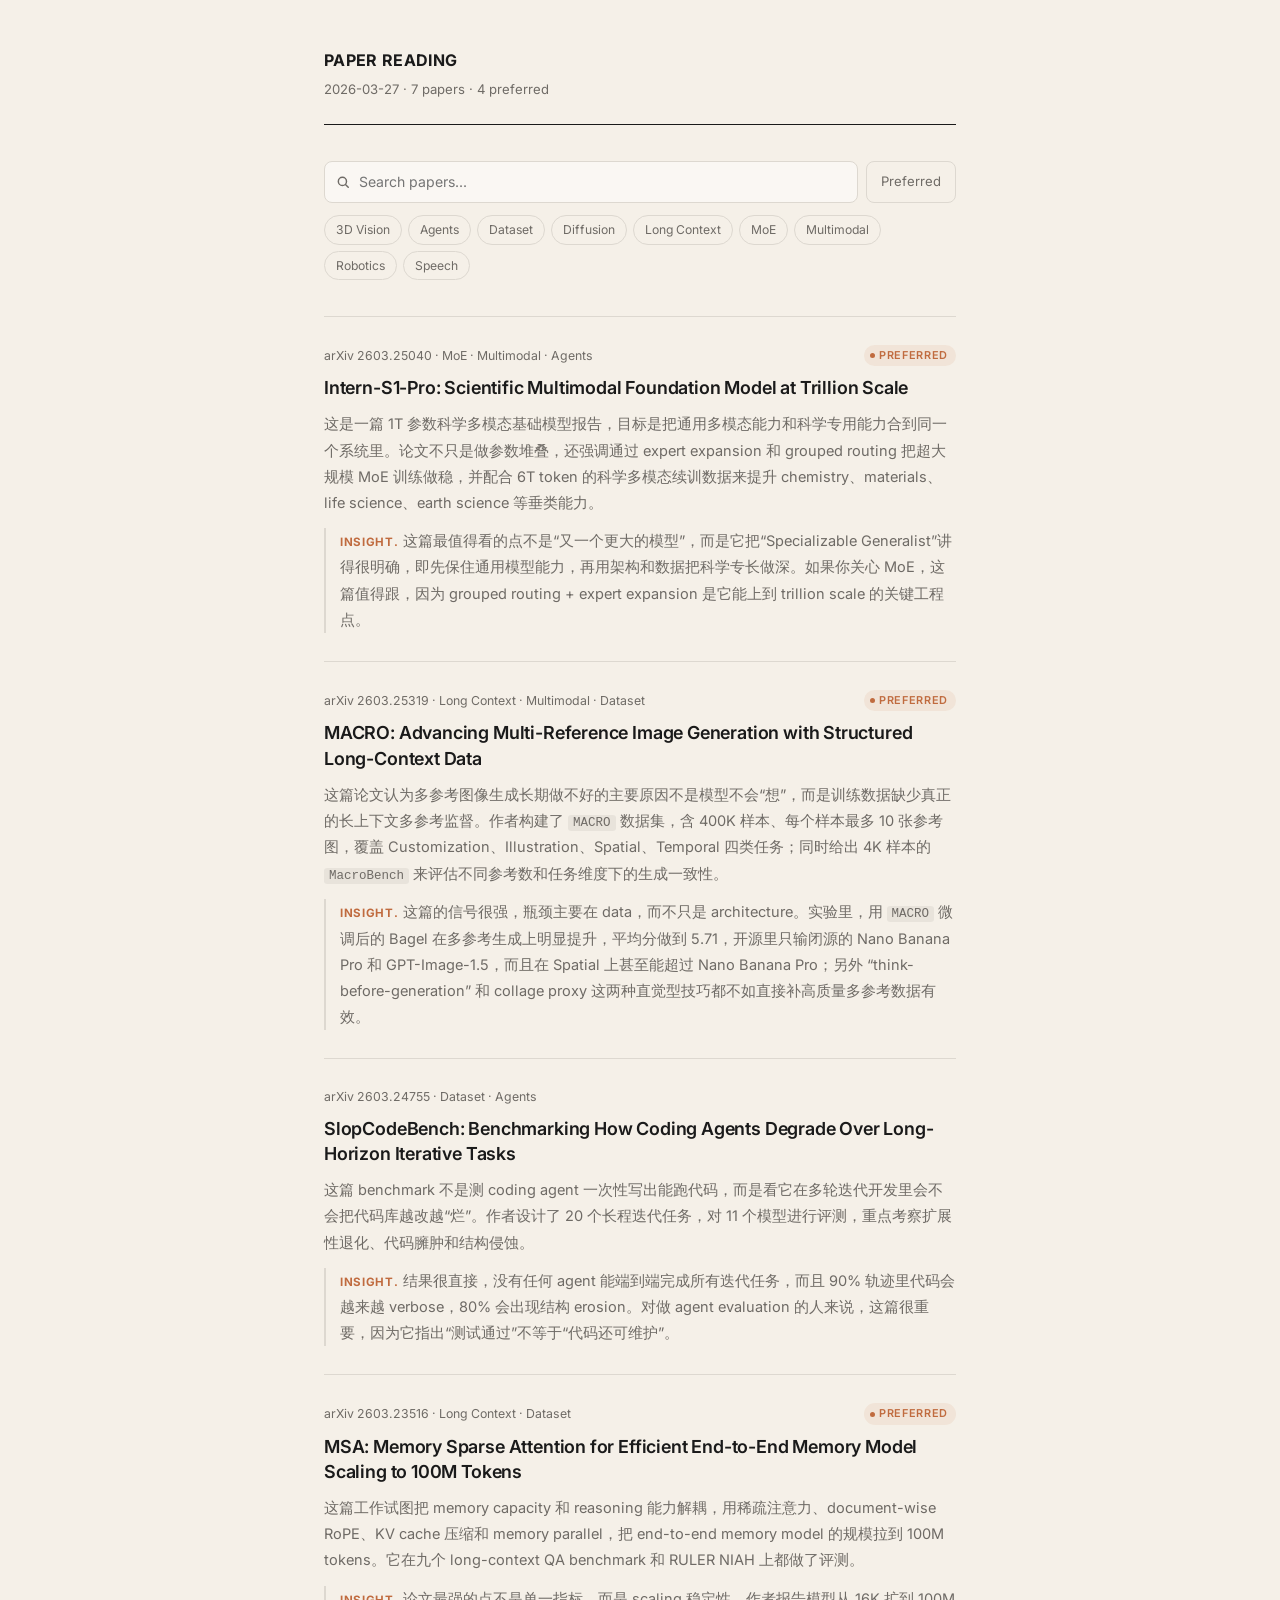
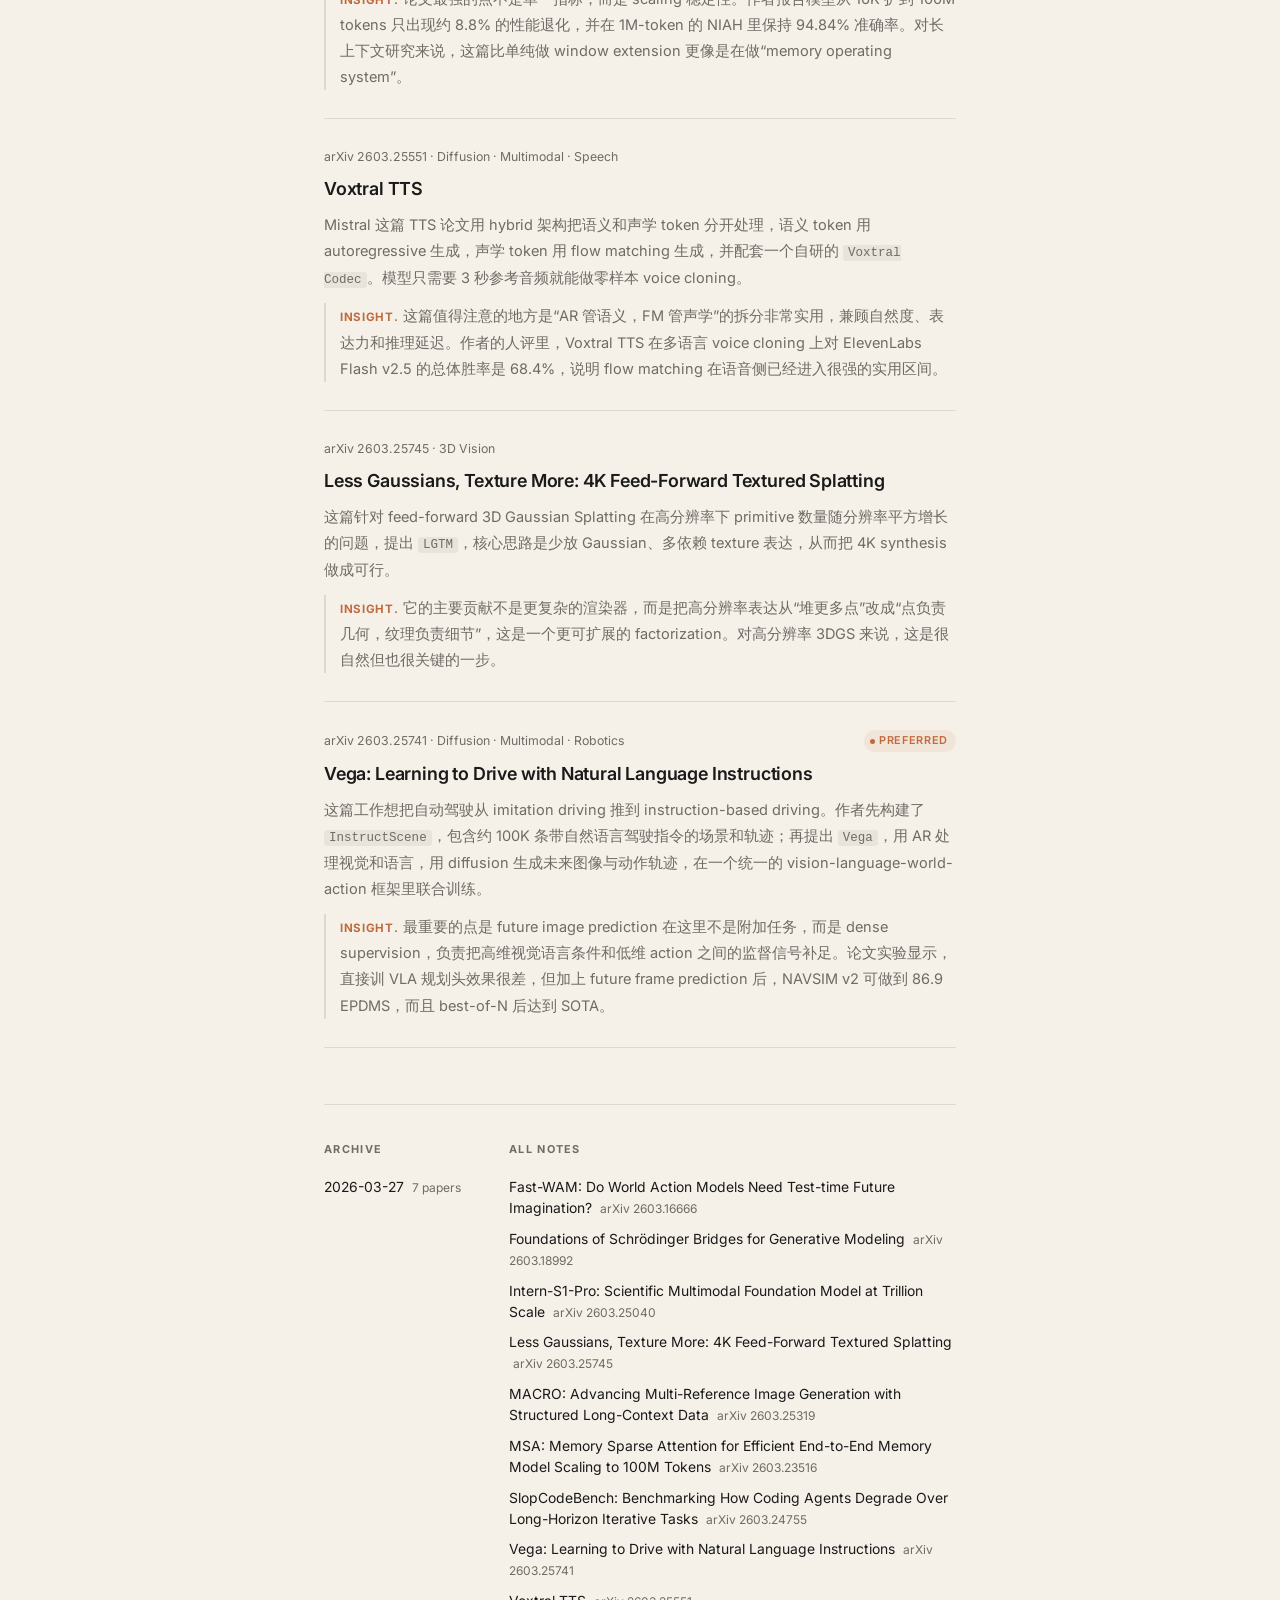
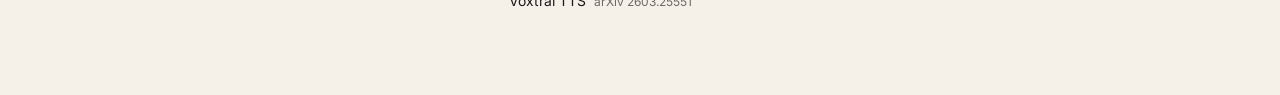
<file: docs/index.html>
<!doctype html>
<html lang="zh-Hans">
  <head>
    <meta charset="utf-8">
    <meta name="viewport" content="width=device-width, initial-scale=1">
    <title>Paper Reading</title>
    <meta name="description" content="Daily paper reading digest and note library">
    <link rel="preconnect" href="https://fonts.googleapis.com">
    <link rel="preconnect" href="https://fonts.gstatic.com" crossorigin>
    <link href="https://fonts.googleapis.com/css2?family=Inter:wght@400;500;600;700&display=swap" rel="stylesheet">
    <link rel="stylesheet" href="./styles.css">
  </head>
  <body>
    
    <div class="container">
      <header class="site-header">
        <h1>Paper Reading</h1>
        <p class="subtitle">2026-03-27 · 7 papers · 4 preferred</p>
      </header>

      <div class="search-bar">
        <input id="paper-search" type="search" placeholder="Search papers...">
        <button id="preferred-toggle" class="filter-toggle" type="button">Preferred</button>
      </div>
      <div class="topic-filter-row"><button class="topic-pill" data-tag="3D Vision" type="button">3D Vision</button><button class="topic-pill" data-tag="Agents" type="button">Agents</button><button class="topic-pill" data-tag="Dataset" type="button">Dataset</button><button class="topic-pill" data-tag="Diffusion" type="button">Diffusion</button><button class="topic-pill" data-tag="Long Context" type="button">Long Context</button><button class="topic-pill" data-tag="MoE" type="button">MoE</button><button class="topic-pill" data-tag="Multimodal" type="button">Multimodal</button><button class="topic-pill" data-tag="Robotics" type="button">Robotics</button><button class="topic-pill" data-tag="Speech" type="button">Speech</button></div>

      <main id="paper-grid">
        
    <article class="paper-card" data-title="intern-s1-pro: scientific multimodal foundation model at trillion scale" data-tags="moe,multimodal,agents" data-preferred="true">
      <div class="paper-head">
        <span class="paper-meta">arXiv 2603.25040 · MoE · Multimodal · Agents</span>
        <span class="preferred-mark">Preferred</span>
      </div>
      <h2><a href="./papers/intern-s1-pro-scientific-multimodal-foundation-model-at-trillion-scale.html">Intern-S1-Pro: Scientific Multimodal Foundation Model at Trillion Scale</a></h2>
      <p class="summary">这是一篇 1T 参数科学多模态基础模型报告，目标是把通用多模态能力和科学专用能力合到同一个系统里。论文不只是做参数堆叠，还强调通过 expert expansion 和 grouped routing 把超大规模 MoE 训练做稳，并配合 6T token 的科学多模态续训数据来提升 chemistry、materials、life science、earth science 等垂类能力。</p>
      <p class="insight"><strong>Insight.</strong> 这篇最值得看的点不是“又一个更大的模型”，而是它把“Specializable Generalist”讲得很明确，即先保住通用模型能力，再用架构和数据把科学专长做深。如果你关心 MoE，这篇值得跟，因为 grouped routing + expert expansion 是它能上到 trillion scale 的关键工程点。</p>
    </article>
    
    <article class="paper-card" data-title="macro: advancing multi-reference image generation with structured long-context data" data-tags="long context,multimodal,dataset" data-preferred="true">
      <div class="paper-head">
        <span class="paper-meta">arXiv 2603.25319 · Long Context · Multimodal · Dataset</span>
        <span class="preferred-mark">Preferred</span>
      </div>
      <h2><a href="./papers/macro-advancing-multi-reference-image-generation-with-structured-long-context-data.html">MACRO: Advancing Multi-Reference Image Generation with Structured Long-Context Data</a></h2>
      <p class="summary">这篇论文认为多参考图像生成长期做不好的主要原因不是模型不会“想”，而是训练数据缺少真正的长上下文多参考监督。作者构建了 <code>MACRO</code> 数据集，含 400K 样本、每个样本最多 10 张参考图，覆盖 Customization、Illustration、Spatial、Temporal 四类任务；同时给出 4K 样本的 <code>MacroBench</code> 来评估不同参考数和任务维度下的生成一致性。</p>
      <p class="insight"><strong>Insight.</strong> 这篇的信号很强，瓶颈主要在 data，而不只是 architecture。实验里，用 <code>MACRO</code> 微调后的 Bagel 在多参考生成上明显提升，平均分做到 5.71，开源里只输闭源的 Nano Banana Pro 和 GPT-Image-1.5，而且在 Spatial 上甚至能超过 Nano Banana Pro；另外 “think-before-generation” 和 collage proxy 这两种直觉型技巧都不如直接补高质量多参考数据有效。</p>
    </article>
    
    <article class="paper-card" data-title="slopcodebench: benchmarking how coding agents degrade over long-horizon iterative tasks" data-tags="dataset,agents" data-preferred="false">
      <div class="paper-head">
        <span class="paper-meta">arXiv 2603.24755 · Dataset · Agents</span>
        
      </div>
      <h2><a href="./papers/slopcodebench-benchmarking-how-coding-agents-degrade-over-long-horizon-iterative-tasks.html">SlopCodeBench: Benchmarking How Coding Agents Degrade Over Long-Horizon Iterative Tasks</a></h2>
      <p class="summary">这篇 benchmark 不是测 coding agent 一次性写出能跑代码，而是看它在多轮迭代开发里会不会把代码库越改越“烂”。作者设计了 20 个长程迭代任务，对 11 个模型进行评测，重点考察扩展性退化、代码臃肿和结构侵蚀。</p>
      <p class="insight"><strong>Insight.</strong> 结果很直接，没有任何 agent 能端到端完成所有迭代任务，而且 90% 轨迹里代码会越来越 verbose，80% 会出现结构 erosion。对做 agent evaluation 的人来说，这篇很重要，因为它指出“测试通过”不等于“代码还可维护”。</p>
    </article>
    
    <article class="paper-card" data-title="msa: memory sparse attention for efficient end-to-end memory model scaling to 100m tokens" data-tags="long context,dataset" data-preferred="true">
      <div class="paper-head">
        <span class="paper-meta">arXiv 2603.23516 · Long Context · Dataset</span>
        <span class="preferred-mark">Preferred</span>
      </div>
      <h2><a href="./papers/msa-memory-sparse-attention-for-efficient-end-to-end-memory-model-scaling-to-100m-tokens.html">MSA: Memory Sparse Attention for Efficient End-to-End Memory Model Scaling to 100M Tokens</a></h2>
      <p class="summary">这篇工作试图把 memory capacity 和 reasoning 能力解耦，用稀疏注意力、document-wise RoPE、KV cache 压缩和 memory parallel，把 end-to-end memory model 的规模拉到 100M tokens。它在九个 long-context QA benchmark 和 RULER NIAH 上都做了评测。</p>
      <p class="insight"><strong>Insight.</strong> 论文最强的点不是单一指标，而是 scaling 稳定性。作者报告模型从 16K 扩到 100M tokens 只出现约 8.8% 的性能退化，并在 1M-token 的 NIAH 里保持 94.84% 准确率。对长上下文研究来说，这篇比单纯做 window extension 更像是在做“memory operating system”。</p>
    </article>
    
    <article class="paper-card" data-title="voxtral tts" data-tags="diffusion,multimodal,speech" data-preferred="false">
      <div class="paper-head">
        <span class="paper-meta">arXiv 2603.25551 · Diffusion · Multimodal · Speech</span>
        
      </div>
      <h2><a href="./papers/voxtral-tts.html">Voxtral TTS</a></h2>
      <p class="summary">Mistral 这篇 TTS 论文用 hybrid 架构把语义和声学 token 分开处理，语义 token 用 autoregressive 生成，声学 token 用 flow matching 生成，并配套一个自研的 <code>Voxtral Codec</code>。模型只需要 3 秒参考音频就能做零样本 voice cloning。</p>
      <p class="insight"><strong>Insight.</strong> 这篇值得注意的地方是“AR 管语义，FM 管声学”的拆分非常实用，兼顾自然度、表达力和推理延迟。作者的人评里，Voxtral TTS 在多语言 voice cloning 上对 ElevenLabs Flash v2.5 的总体胜率是 68.4%，说明 flow matching 在语音侧已经进入很强的实用区间。</p>
    </article>
    
    <article class="paper-card" data-title="less gaussians, texture more: 4k feed-forward textured splatting" data-tags="3d vision" data-preferred="false">
      <div class="paper-head">
        <span class="paper-meta">arXiv 2603.25745 · 3D Vision</span>
        
      </div>
      <h2><a href="./papers/less-gaussians-texture-more-4k-feed-forward-textured-splatting.html">Less Gaussians, Texture More: 4K Feed-Forward Textured Splatting</a></h2>
      <p class="summary">这篇针对 feed-forward 3D Gaussian Splatting 在高分辨率下 primitive 数量随分辨率平方增长的问题，提出 <code>LGTM</code>，核心思路是少放 Gaussian、多依赖 texture 表达，从而把 4K synthesis 做成可行。</p>
      <p class="insight"><strong>Insight.</strong> 它的主要贡献不是更复杂的渲染器，而是把高分辨率表达从“堆更多点”改成“点负责几何，纹理负责细节”，这是一个更可扩展的 factorization。对高分辨率 3DGS 来说，这是很自然但也很关键的一步。</p>
    </article>
    
    <article class="paper-card" data-title="vega: learning to drive with natural language instructions" data-tags="diffusion,multimodal,robotics" data-preferred="true">
      <div class="paper-head">
        <span class="paper-meta">arXiv 2603.25741 · Diffusion · Multimodal · Robotics</span>
        <span class="preferred-mark">Preferred</span>
      </div>
      <h2><a href="./papers/vega-learning-to-drive-with-natural-language-instructions.html">Vega: Learning to Drive with Natural Language Instructions</a></h2>
      <p class="summary">这篇工作想把自动驾驶从 imitation driving 推到 instruction-based driving。作者先构建了 <code>InstructScene</code>，包含约 100K 条带自然语言驾驶指令的场景和轨迹；再提出 <code>Vega</code>，用 AR 处理视觉和语言，用 diffusion 生成未来图像与动作轨迹，在一个统一的 vision-language-world-action 框架里联合训练。</p>
      <p class="insight"><strong>Insight.</strong> 最重要的点是 future image prediction 在这里不是附加任务，而是 dense supervision，负责把高维视觉语言条件和低维 action 之间的监督信号补足。论文实验显示，直接训 VLA 规划头效果很差，但加上 future frame prediction 后，NAVSIM v2 可做到 86.9 EPDMS，而且 best-of-N 后达到 SOTA。</p>
    </article>
    
      </main>
      <p id="empty-state" class="empty-state" hidden>No papers match the current filter.</p>

      <footer class="site-footer">
        <div class="footer-section">
          <h3>Archive</h3>
          <ul><li><a href="./daily/2026-03-27.html">2026-03-27</a> <span class="meta">7 papers</span></li></ul>
        </div>
        <div class="footer-section">
          <h3>All Notes</h3>
          <ul><li><a href="./papers/fast-wam-do-world-action-models-need-test-time-future-imagination.html">Fast-WAM: Do World Action Models Need Test-time Future Imagination?</a> <span class="meta">arXiv 2603.16666</span></li>
<li><a href="./papers/foundations-of-schr-dinger-bridges-for-generative-modeling.html">Foundations of Schrödinger Bridges for Generative Modeling</a> <span class="meta">arXiv 2603.18992</span></li>
<li><a href="./papers/intern-s1-pro-scientific-multimodal-foundation-model-at-trillion-scale.html">Intern-S1-Pro: Scientific Multimodal Foundation Model at Trillion Scale</a> <span class="meta">arXiv 2603.25040</span></li>
<li><a href="./papers/less-gaussians-texture-more-4k-feed-forward-textured-splatting.html">Less Gaussians, Texture More: 4K Feed-Forward Textured Splatting</a> <span class="meta">arXiv 2603.25745</span></li>
<li><a href="./papers/macro-advancing-multi-reference-image-generation-with-structured-long-context-data.html">MACRO: Advancing Multi-Reference Image Generation with Structured Long-Context Data</a> <span class="meta">arXiv 2603.25319</span></li>
<li><a href="./papers/msa-memory-sparse-attention-for-efficient-end-to-end-memory-model-scaling-to-100m-tokens.html">MSA: Memory Sparse Attention for Efficient End-to-End Memory Model Scaling to 100M Tokens</a> <span class="meta">arXiv 2603.23516</span></li>
<li><a href="./papers/slopcodebench-benchmarking-how-coding-agents-degrade-over-long-horizon-iterative-tasks.html">SlopCodeBench: Benchmarking How Coding Agents Degrade Over Long-Horizon Iterative Tasks</a> <span class="meta">arXiv 2603.24755</span></li>
<li><a href="./papers/vega-learning-to-drive-with-natural-language-instructions.html">Vega: Learning to Drive with Natural Language Instructions</a> <span class="meta">arXiv 2603.25741</span></li>
<li><a href="./papers/voxtral-tts.html">Voxtral TTS</a> <span class="meta">arXiv 2603.25551</span></li></ul>
        </div>
      </footer>
    </div>
    
    <script src="./app.js"></script>
  </body>
</html>
</file>
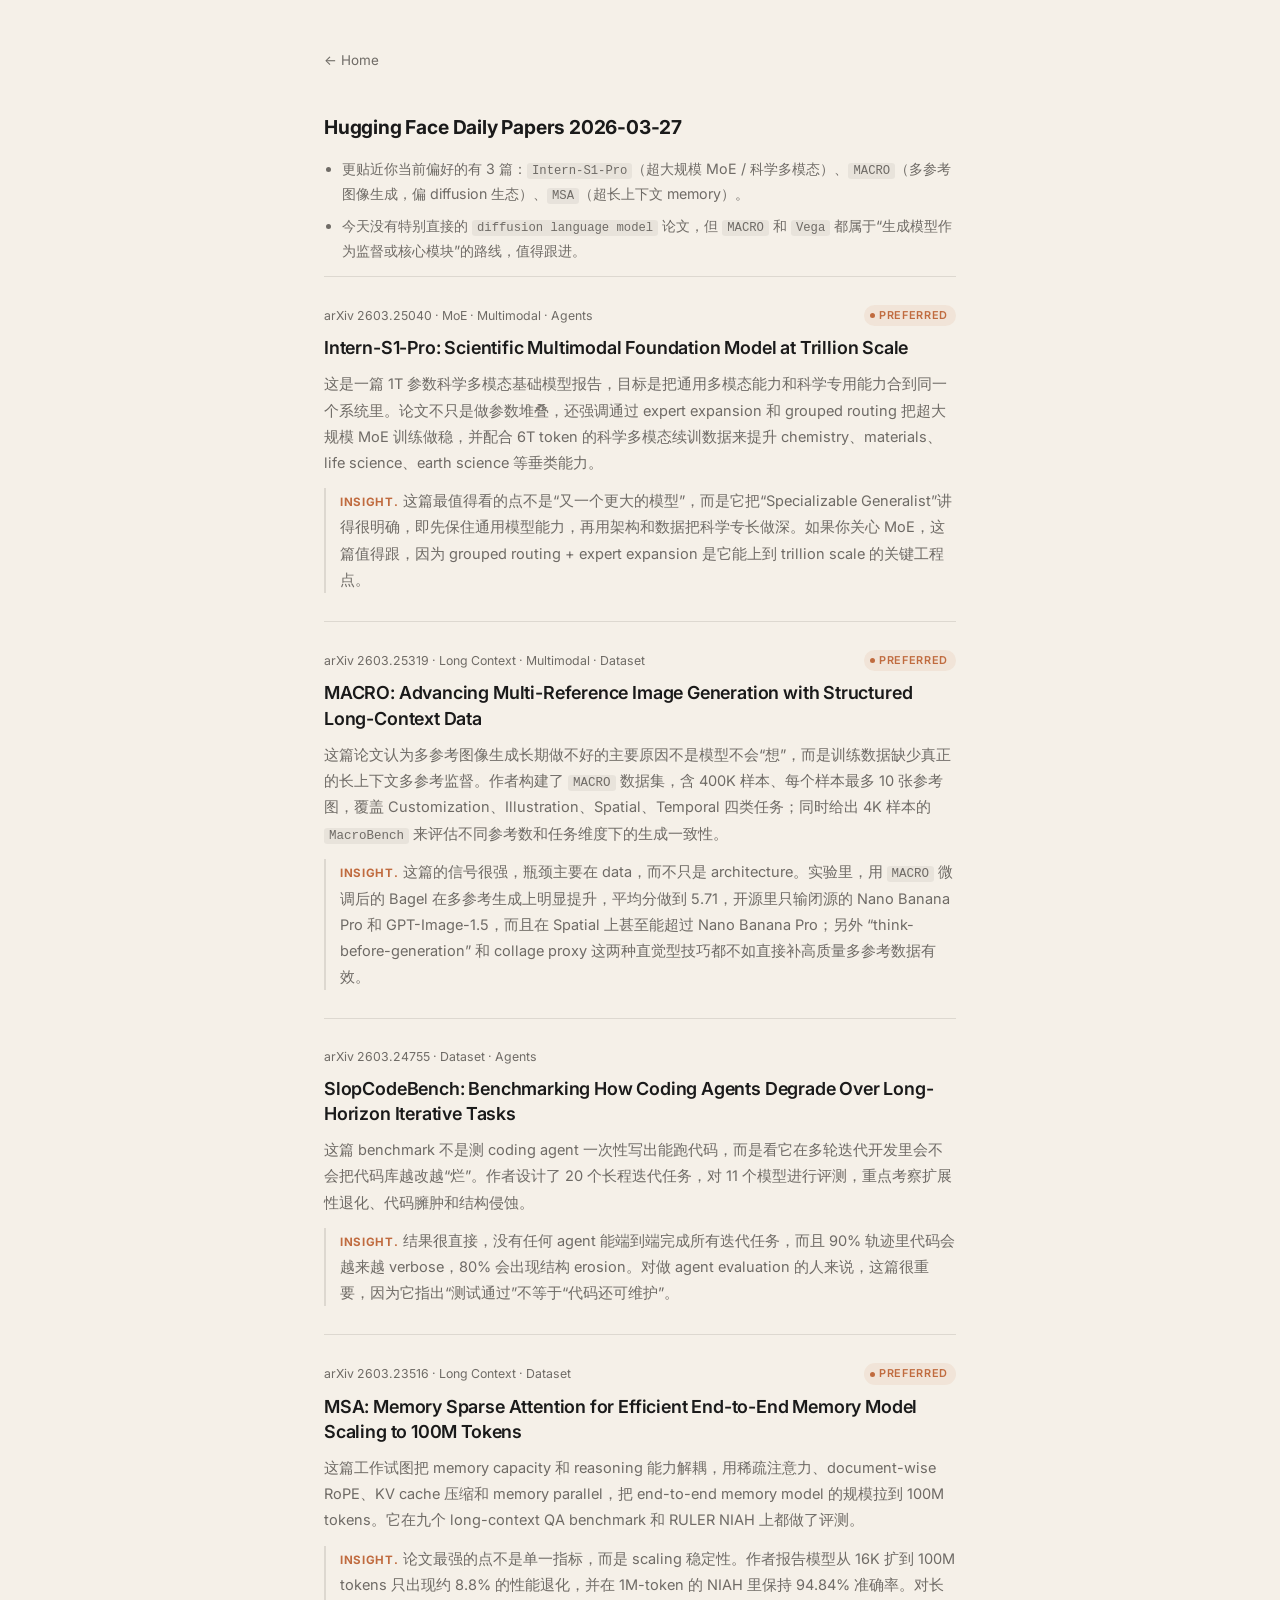
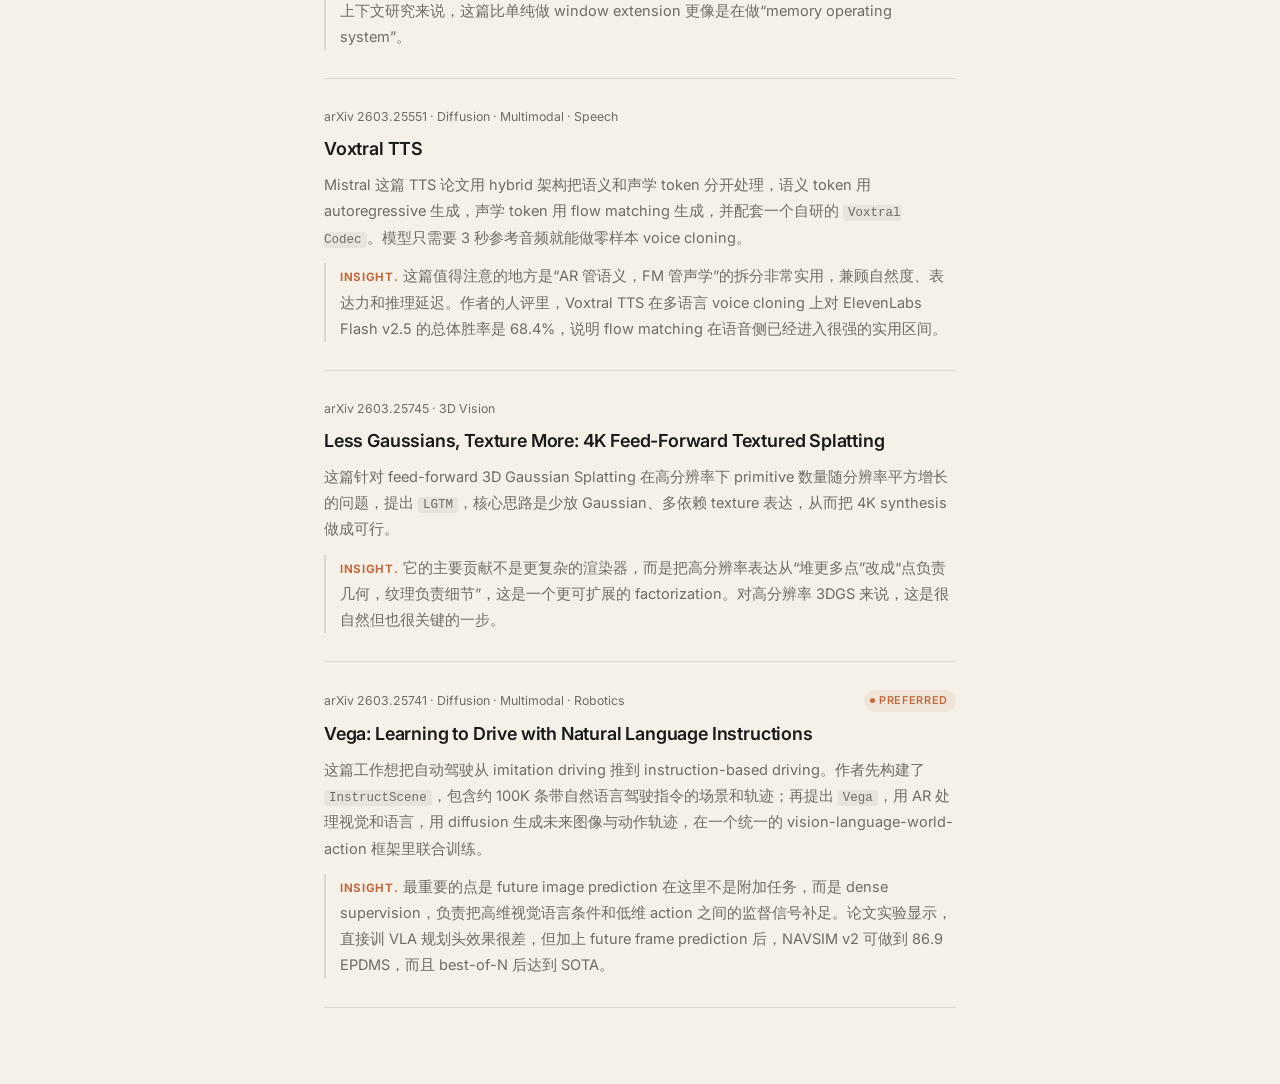
<file: docs/daily/2026-03-27.html>
<!doctype html>
<html lang="zh-Hans">
  <head>
    <meta charset="utf-8">
    <meta name="viewport" content="width=device-width, initial-scale=1">
    <title>Hugging Face Daily Papers 2026-03-27</title>
    <meta name="description" content="Hugging Face Daily Papers 2026-03-27 reading digest">
    <link rel="preconnect" href="https://fonts.googleapis.com">
    <link rel="preconnect" href="https://fonts.gstatic.com" crossorigin>
    <link href="https://fonts.googleapis.com/css2?family=Inter:wght@400;500;600;700&display=swap" rel="stylesheet">
    <link rel="stylesheet" href="../styles.css">
  </head>
  <body>
    
    <div class="container">
      <nav class="back-nav">
        <a href="../index.html">&larr; Home</a>
      </nav>
      <header class="digest-header">
        <h1>Hugging Face Daily Papers 2026-03-27</h1>
        <ul class="highlights"><li>更贴近你当前偏好的有 3 篇：<code>Intern-S1-Pro</code>（超大规模 MoE / 科学多模态）、<code>MACRO</code>（多参考图像生成，偏 diffusion 生态）、<code>MSA</code>（超长上下文 memory）。</li>
<li>今天没有特别直接的 <code>diffusion language model</code> 论文，但 <code>MACRO</code> 和 <code>Vega</code> 都属于“生成模型作为监督或核心模块”的路线，值得跟进。</li></ul>
      </header>
      <main>
        
    <article class="paper-card" data-title="intern-s1-pro: scientific multimodal foundation model at trillion scale" data-tags="moe,multimodal,agents" data-preferred="true">
      <div class="paper-head">
        <span class="paper-meta">arXiv 2603.25040 · MoE · Multimodal · Agents</span>
        <span class="preferred-mark">Preferred</span>
      </div>
      <h2><a href="../papers/intern-s1-pro-scientific-multimodal-foundation-model-at-trillion-scale.html">Intern-S1-Pro: Scientific Multimodal Foundation Model at Trillion Scale</a></h2>
      <p class="summary">这是一篇 1T 参数科学多模态基础模型报告，目标是把通用多模态能力和科学专用能力合到同一个系统里。论文不只是做参数堆叠，还强调通过 expert expansion 和 grouped routing 把超大规模 MoE 训练做稳，并配合 6T token 的科学多模态续训数据来提升 chemistry、materials、life science、earth science 等垂类能力。</p>
      <p class="insight"><strong>Insight.</strong> 这篇最值得看的点不是“又一个更大的模型”，而是它把“Specializable Generalist”讲得很明确，即先保住通用模型能力，再用架构和数据把科学专长做深。如果你关心 MoE，这篇值得跟，因为 grouped routing + expert expansion 是它能上到 trillion scale 的关键工程点。</p>
    </article>
    
    <article class="paper-card" data-title="macro: advancing multi-reference image generation with structured long-context data" data-tags="long context,multimodal,dataset" data-preferred="true">
      <div class="paper-head">
        <span class="paper-meta">arXiv 2603.25319 · Long Context · Multimodal · Dataset</span>
        <span class="preferred-mark">Preferred</span>
      </div>
      <h2><a href="../papers/macro-advancing-multi-reference-image-generation-with-structured-long-context-data.html">MACRO: Advancing Multi-Reference Image Generation with Structured Long-Context Data</a></h2>
      <p class="summary">这篇论文认为多参考图像生成长期做不好的主要原因不是模型不会“想”，而是训练数据缺少真正的长上下文多参考监督。作者构建了 <code>MACRO</code> 数据集，含 400K 样本、每个样本最多 10 张参考图，覆盖 Customization、Illustration、Spatial、Temporal 四类任务；同时给出 4K 样本的 <code>MacroBench</code> 来评估不同参考数和任务维度下的生成一致性。</p>
      <p class="insight"><strong>Insight.</strong> 这篇的信号很强，瓶颈主要在 data，而不只是 architecture。实验里，用 <code>MACRO</code> 微调后的 Bagel 在多参考生成上明显提升，平均分做到 5.71，开源里只输闭源的 Nano Banana Pro 和 GPT-Image-1.5，而且在 Spatial 上甚至能超过 Nano Banana Pro；另外 “think-before-generation” 和 collage proxy 这两种直觉型技巧都不如直接补高质量多参考数据有效。</p>
    </article>
    
    <article class="paper-card" data-title="slopcodebench: benchmarking how coding agents degrade over long-horizon iterative tasks" data-tags="dataset,agents" data-preferred="false">
      <div class="paper-head">
        <span class="paper-meta">arXiv 2603.24755 · Dataset · Agents</span>
        
      </div>
      <h2><a href="../papers/slopcodebench-benchmarking-how-coding-agents-degrade-over-long-horizon-iterative-tasks.html">SlopCodeBench: Benchmarking How Coding Agents Degrade Over Long-Horizon Iterative Tasks</a></h2>
      <p class="summary">这篇 benchmark 不是测 coding agent 一次性写出能跑代码，而是看它在多轮迭代开发里会不会把代码库越改越“烂”。作者设计了 20 个长程迭代任务，对 11 个模型进行评测，重点考察扩展性退化、代码臃肿和结构侵蚀。</p>
      <p class="insight"><strong>Insight.</strong> 结果很直接，没有任何 agent 能端到端完成所有迭代任务，而且 90% 轨迹里代码会越来越 verbose，80% 会出现结构 erosion。对做 agent evaluation 的人来说，这篇很重要，因为它指出“测试通过”不等于“代码还可维护”。</p>
    </article>
    
    <article class="paper-card" data-title="msa: memory sparse attention for efficient end-to-end memory model scaling to 100m tokens" data-tags="long context,dataset" data-preferred="true">
      <div class="paper-head">
        <span class="paper-meta">arXiv 2603.23516 · Long Context · Dataset</span>
        <span class="preferred-mark">Preferred</span>
      </div>
      <h2><a href="../papers/msa-memory-sparse-attention-for-efficient-end-to-end-memory-model-scaling-to-100m-tokens.html">MSA: Memory Sparse Attention for Efficient End-to-End Memory Model Scaling to 100M Tokens</a></h2>
      <p class="summary">这篇工作试图把 memory capacity 和 reasoning 能力解耦，用稀疏注意力、document-wise RoPE、KV cache 压缩和 memory parallel，把 end-to-end memory model 的规模拉到 100M tokens。它在九个 long-context QA benchmark 和 RULER NIAH 上都做了评测。</p>
      <p class="insight"><strong>Insight.</strong> 论文最强的点不是单一指标，而是 scaling 稳定性。作者报告模型从 16K 扩到 100M tokens 只出现约 8.8% 的性能退化，并在 1M-token 的 NIAH 里保持 94.84% 准确率。对长上下文研究来说，这篇比单纯做 window extension 更像是在做“memory operating system”。</p>
    </article>
    
    <article class="paper-card" data-title="voxtral tts" data-tags="diffusion,multimodal,speech" data-preferred="false">
      <div class="paper-head">
        <span class="paper-meta">arXiv 2603.25551 · Diffusion · Multimodal · Speech</span>
        
      </div>
      <h2><a href="../papers/voxtral-tts.html">Voxtral TTS</a></h2>
      <p class="summary">Mistral 这篇 TTS 论文用 hybrid 架构把语义和声学 token 分开处理，语义 token 用 autoregressive 生成，声学 token 用 flow matching 生成，并配套一个自研的 <code>Voxtral Codec</code>。模型只需要 3 秒参考音频就能做零样本 voice cloning。</p>
      <p class="insight"><strong>Insight.</strong> 这篇值得注意的地方是“AR 管语义，FM 管声学”的拆分非常实用，兼顾自然度、表达力和推理延迟。作者的人评里，Voxtral TTS 在多语言 voice cloning 上对 ElevenLabs Flash v2.5 的总体胜率是 68.4%，说明 flow matching 在语音侧已经进入很强的实用区间。</p>
    </article>
    
    <article class="paper-card" data-title="less gaussians, texture more: 4k feed-forward textured splatting" data-tags="3d vision" data-preferred="false">
      <div class="paper-head">
        <span class="paper-meta">arXiv 2603.25745 · 3D Vision</span>
        
      </div>
      <h2><a href="../papers/less-gaussians-texture-more-4k-feed-forward-textured-splatting.html">Less Gaussians, Texture More: 4K Feed-Forward Textured Splatting</a></h2>
      <p class="summary">这篇针对 feed-forward 3D Gaussian Splatting 在高分辨率下 primitive 数量随分辨率平方增长的问题，提出 <code>LGTM</code>，核心思路是少放 Gaussian、多依赖 texture 表达，从而把 4K synthesis 做成可行。</p>
      <p class="insight"><strong>Insight.</strong> 它的主要贡献不是更复杂的渲染器，而是把高分辨率表达从“堆更多点”改成“点负责几何，纹理负责细节”，这是一个更可扩展的 factorization。对高分辨率 3DGS 来说，这是很自然但也很关键的一步。</p>
    </article>
    
    <article class="paper-card" data-title="vega: learning to drive with natural language instructions" data-tags="diffusion,multimodal,robotics" data-preferred="true">
      <div class="paper-head">
        <span class="paper-meta">arXiv 2603.25741 · Diffusion · Multimodal · Robotics</span>
        <span class="preferred-mark">Preferred</span>
      </div>
      <h2><a href="../papers/vega-learning-to-drive-with-natural-language-instructions.html">Vega: Learning to Drive with Natural Language Instructions</a></h2>
      <p class="summary">这篇工作想把自动驾驶从 imitation driving 推到 instruction-based driving。作者先构建了 <code>InstructScene</code>，包含约 100K 条带自然语言驾驶指令的场景和轨迹；再提出 <code>Vega</code>，用 AR 处理视觉和语言，用 diffusion 生成未来图像与动作轨迹，在一个统一的 vision-language-world-action 框架里联合训练。</p>
      <p class="insight"><strong>Insight.</strong> 最重要的点是 future image prediction 在这里不是附加任务，而是 dense supervision，负责把高维视觉语言条件和低维 action 之间的监督信号补足。论文实验显示，直接训 VLA 规划头效果很差，但加上 future frame prediction 后，NAVSIM v2 可做到 86.9 EPDMS，而且 best-of-N 后达到 SOTA。</p>
    </article>
    
      </main>
    </div>
    
    <script src="../app.js"></script>
  </body>
</html>
</file>
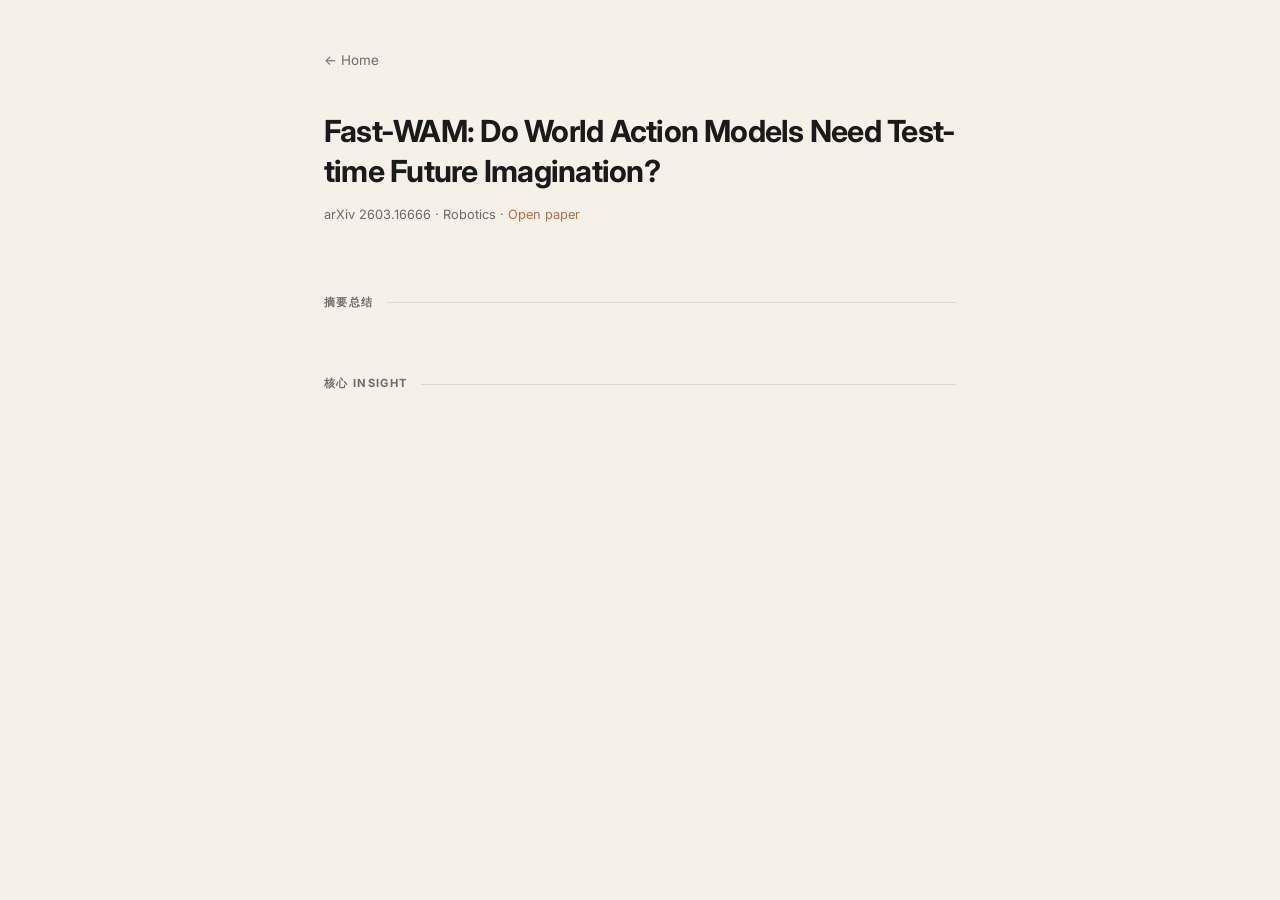
<file: docs/papers/fast-wam-do-world-action-models-need-test-time-future-imagination.html>
<!doctype html>
<html lang="zh-Hans">
  <head>
    <meta charset="utf-8">
    <meta name="viewport" content="width=device-width, initial-scale=1">
    <title>Fast-WAM: Do World Action Models Need Test-time Future Imagination?</title>
    <meta name="description" content="">
    <link rel="preconnect" href="https://fonts.googleapis.com">
    <link rel="preconnect" href="https://fonts.gstatic.com" crossorigin>
    <link href="https://fonts.googleapis.com/css2?family=Inter:wght@400;500;600;700&display=swap" rel="stylesheet">
    <link rel="stylesheet" href="../styles.css">
  </head>
  <body>
    
    <div class="container">
      <nav class="back-nav">
        <a href="../index.html">&larr; Home</a>
      </nav>
      <article class="note">
        <header>
          <h1>Fast-WAM: Do World Action Models Need Test-time Future Imagination?</h1>
          <p class="paper-meta">arXiv 2603.16666 · Robotics · <a href="https://www.arxiv.org/src/2603.16666">Open paper</a></p>
        </header>
        <section>
          <h2>摘要总结</h2>
          
        </section>
        <section>
          <h2>核心 Insight</h2>
          
        </section>
      </article>
    </div>
    
    <script src="../app.js"></script>
  </body>
</html>
</file>
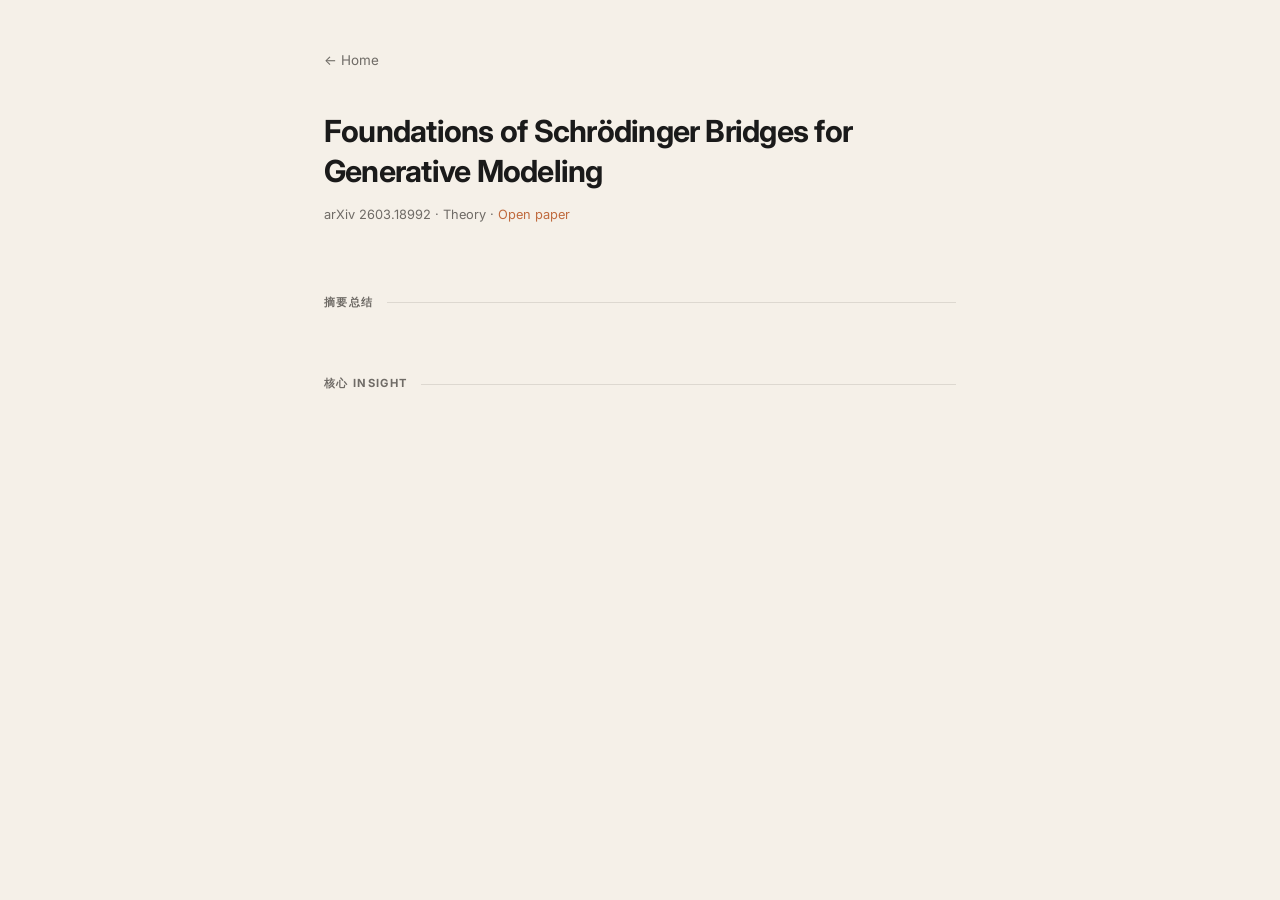
<file: docs/papers/foundations-of-schr-dinger-bridges-for-generative-modeling.html>
<!doctype html>
<html lang="zh-Hans">
  <head>
    <meta charset="utf-8">
    <meta name="viewport" content="width=device-width, initial-scale=1">
    <title>Foundations of Schrödinger Bridges for Generative Modeling</title>
    <meta name="description" content="">
    <link rel="preconnect" href="https://fonts.googleapis.com">
    <link rel="preconnect" href="https://fonts.gstatic.com" crossorigin>
    <link href="https://fonts.googleapis.com/css2?family=Inter:wght@400;500;600;700&display=swap" rel="stylesheet">
    <link rel="stylesheet" href="../styles.css">
  </head>
  <body>
    
    <div class="container">
      <nav class="back-nav">
        <a href="../index.html">&larr; Home</a>
      </nav>
      <article class="note">
        <header>
          <h1>Foundations of Schrödinger Bridges for Generative Modeling</h1>
          <p class="paper-meta">arXiv 2603.18992 · Theory · <a href="https://www.arxiv.org/src/2603.18992">Open paper</a></p>
        </header>
        <section>
          <h2>摘要总结</h2>
          
        </section>
        <section>
          <h2>核心 Insight</h2>
          
        </section>
      </article>
    </div>
    
    <script src="../app.js"></script>
  </body>
</html>
</file>
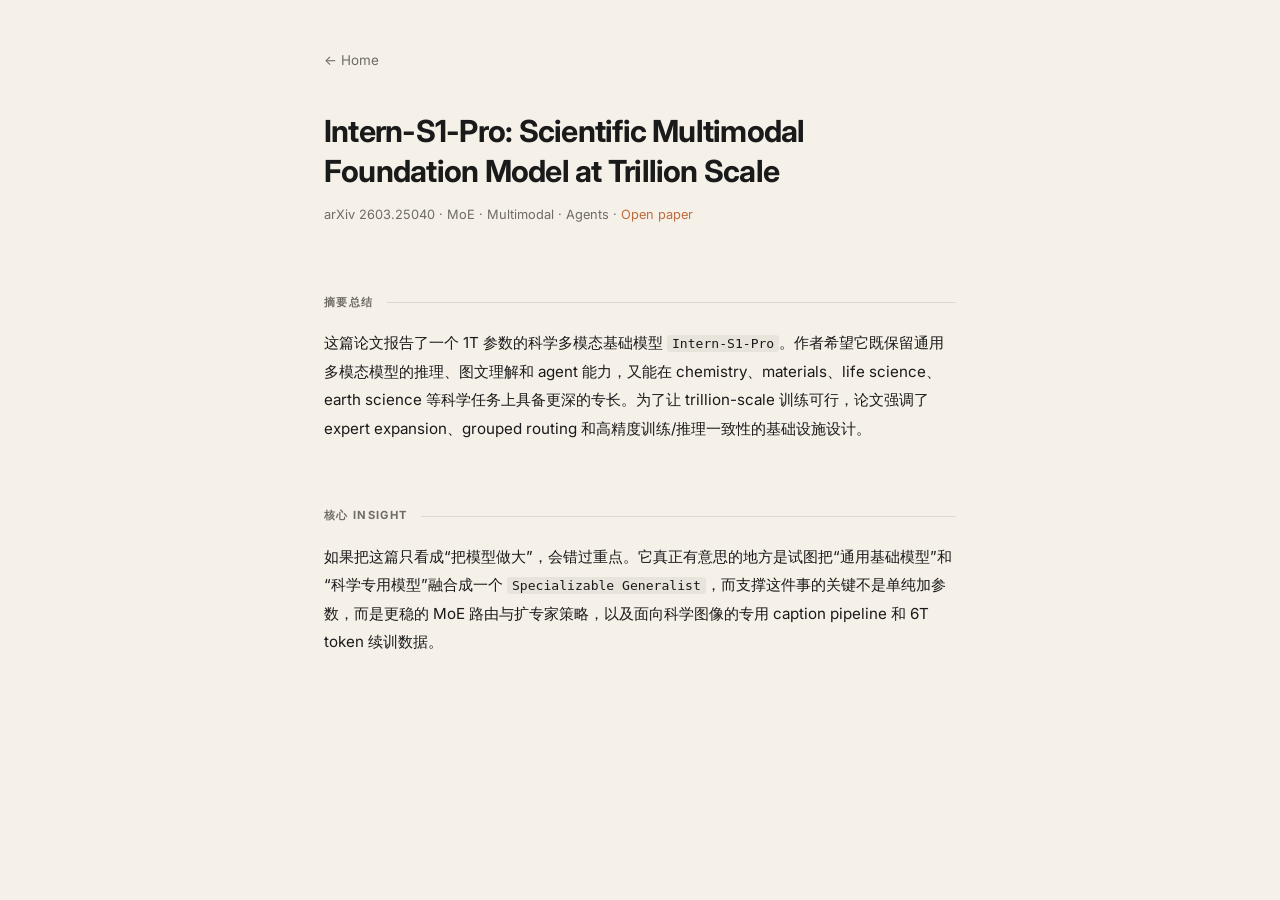
<file: docs/papers/intern-s1-pro-scientific-multimodal-foundation-model-at-trillion-scale.html>
<!doctype html>
<html lang="zh-Hans">
  <head>
    <meta charset="utf-8">
    <meta name="viewport" content="width=device-width, initial-scale=1">
    <title>Intern-S1-Pro: Scientific Multimodal Foundation Model at Trillion Scale</title>
    <meta name="description" content="这篇论文报告了一个 1T 参数的科学多模态基础模型 `Intern-S1-Pro`。作者希望它既保留通用多模态模型的推理、图文理解和 agent 能力，又能在 chemistry、materials、life science、earth science 等科学任务上具备更深的专长。为了让 trillion-scale 训练可行，论文强调了 expert ex">
    <link rel="preconnect" href="https://fonts.googleapis.com">
    <link rel="preconnect" href="https://fonts.gstatic.com" crossorigin>
    <link href="https://fonts.googleapis.com/css2?family=Inter:wght@400;500;600;700&display=swap" rel="stylesheet">
    <link rel="stylesheet" href="../styles.css">
  </head>
  <body>
    
    <div class="container">
      <nav class="back-nav">
        <a href="../index.html">&larr; Home</a>
      </nav>
      <article class="note">
        <header>
          <h1>Intern-S1-Pro: Scientific Multimodal Foundation Model at Trillion Scale</h1>
          <p class="paper-meta">arXiv 2603.25040 · MoE · Multimodal · Agents · <a href="https://www.arxiv.org/src/2603.25040">Open paper</a></p>
        </header>
        <section>
          <h2>摘要总结</h2>
          <p>这篇论文报告了一个 1T 参数的科学多模态基础模型 <code>Intern-S1-Pro</code>。作者希望它既保留通用多模态模型的推理、图文理解和 agent 能力，又能在 chemistry、materials、life science、earth science 等科学任务上具备更深的专长。为了让 trillion-scale 训练可行，论文强调了 expert expansion、grouped routing 和高精度训练/推理一致性的基础设施设计。</p>
        </section>
        <section>
          <h2>核心 Insight</h2>
          <p>如果把这篇只看成“把模型做大”，会错过重点。它真正有意思的地方是试图把“通用基础模型”和“科学专用模型”融合成一个 <code>Specializable Generalist</code>，而支撑这件事的关键不是单纯加参数，而是更稳的 MoE 路由与扩专家策略，以及面向科学图像的专用 caption pipeline 和 6T token 续训数据。</p>
        </section>
      </article>
    </div>
    
    <script src="../app.js"></script>
  </body>
</html>
</file>
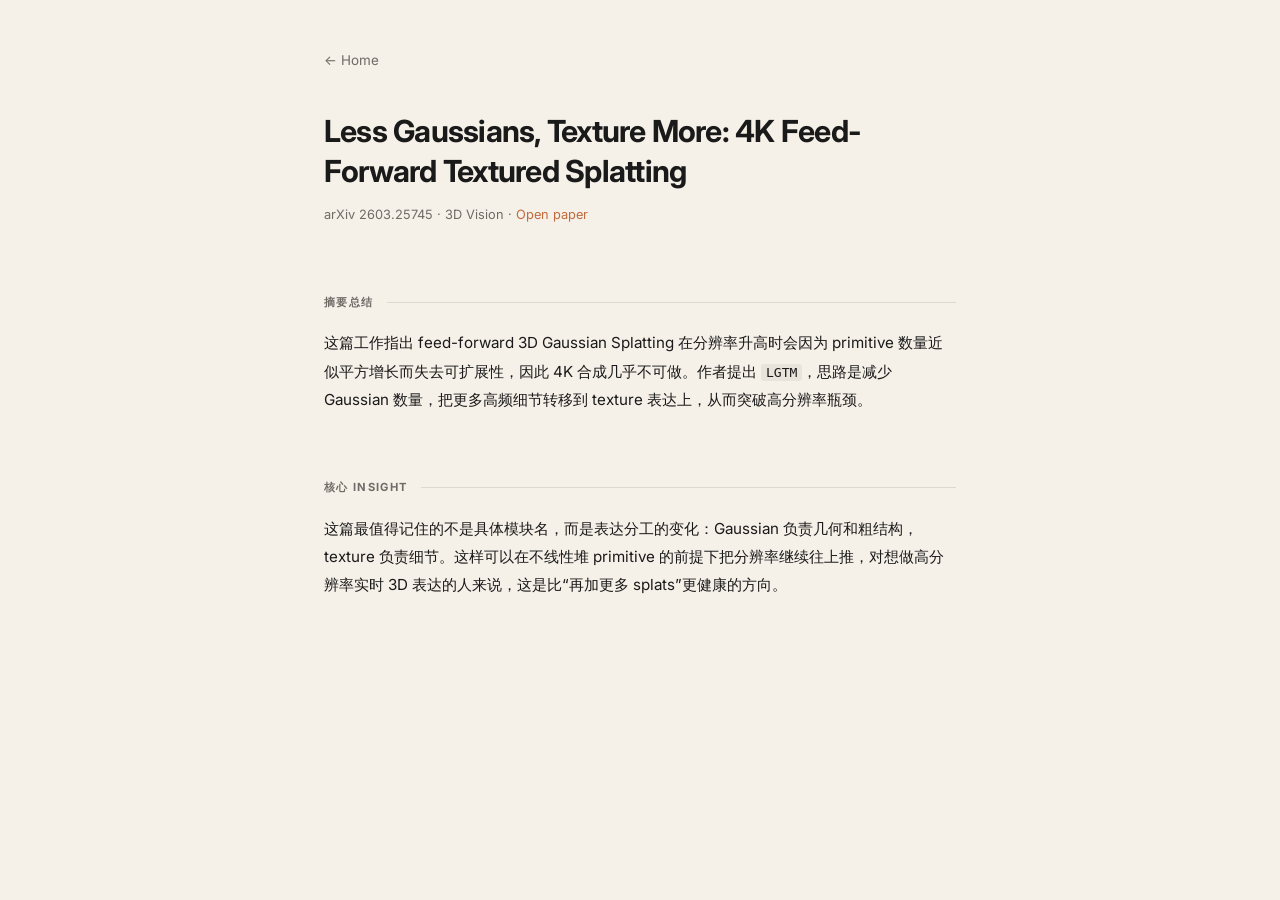
<file: docs/papers/less-gaussians-texture-more-4k-feed-forward-textured-splatting.html>
<!doctype html>
<html lang="zh-Hans">
  <head>
    <meta charset="utf-8">
    <meta name="viewport" content="width=device-width, initial-scale=1">
    <title>Less Gaussians, Texture More: 4K Feed-Forward Textured Splatting</title>
    <meta name="description" content="这篇工作指出 feed-forward 3D Gaussian Splatting 在分辨率升高时会因为 primitive 数量近似平方增长而失去可扩展性，因此 4K 合成几乎不可做。作者提出 `LGTM`，思路是减少 Gaussian 数量，把更多高频细节转移到 texture 表达上，从而突破高分辨率瓶颈。">
    <link rel="preconnect" href="https://fonts.googleapis.com">
    <link rel="preconnect" href="https://fonts.gstatic.com" crossorigin>
    <link href="https://fonts.googleapis.com/css2?family=Inter:wght@400;500;600;700&display=swap" rel="stylesheet">
    <link rel="stylesheet" href="../styles.css">
  </head>
  <body>
    
    <div class="container">
      <nav class="back-nav">
        <a href="../index.html">&larr; Home</a>
      </nav>
      <article class="note">
        <header>
          <h1>Less Gaussians, Texture More: 4K Feed-Forward Textured Splatting</h1>
          <p class="paper-meta">arXiv 2603.25745 · 3D Vision · <a href="https://www.arxiv.org/src/2603.25745">Open paper</a></p>
        </header>
        <section>
          <h2>摘要总结</h2>
          <p>这篇工作指出 feed-forward 3D Gaussian Splatting 在分辨率升高时会因为 primitive 数量近似平方增长而失去可扩展性，因此 4K 合成几乎不可做。作者提出 <code>LGTM</code>，思路是减少 Gaussian 数量，把更多高频细节转移到 texture 表达上，从而突破高分辨率瓶颈。</p>
        </section>
        <section>
          <h2>核心 Insight</h2>
          <p>这篇最值得记住的不是具体模块名，而是表达分工的变化：Gaussian 负责几何和粗结构，texture 负责细节。这样可以在不线性堆 primitive 的前提下把分辨率继续往上推，对想做高分辨率实时 3D 表达的人来说，这是比“再加更多 splats”更健康的方向。</p>
        </section>
      </article>
    </div>
    
    <script src="../app.js"></script>
  </body>
</html>
</file>
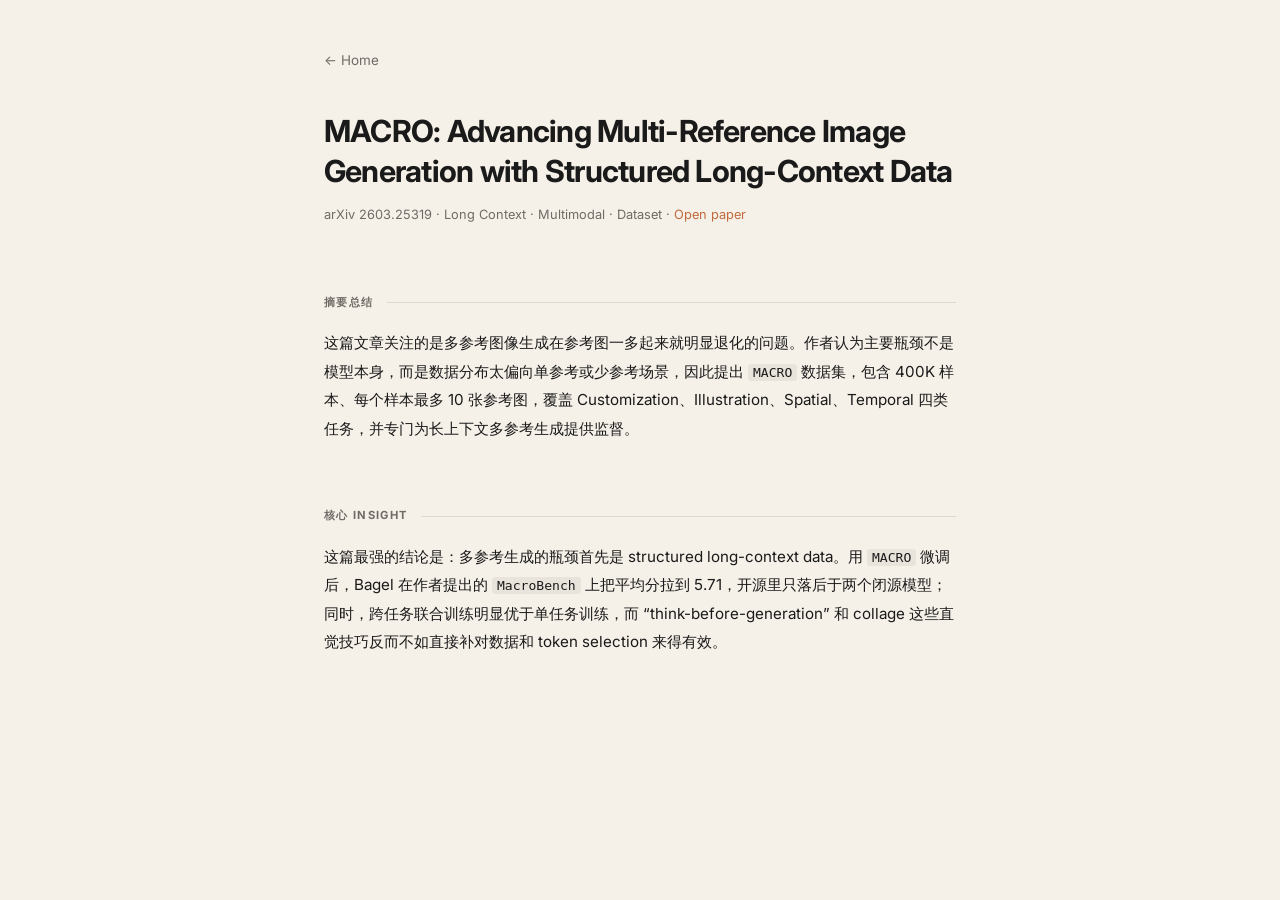
<file: docs/papers/macro-advancing-multi-reference-image-generation-with-structured-long-context-data.html>
<!doctype html>
<html lang="zh-Hans">
  <head>
    <meta charset="utf-8">
    <meta name="viewport" content="width=device-width, initial-scale=1">
    <title>MACRO: Advancing Multi-Reference Image Generation with Structured Long-Context Data</title>
    <meta name="description" content="这篇文章关注的是多参考图像生成在参考图一多起来就明显退化的问题。作者认为主要瓶颈不是模型本身，而是数据分布太偏向单参考或少参考场景，因此提出 `MACRO` 数据集，包含 400K 样本、每个样本最多 10 张参考图，覆盖 Customization、Illustration、Spatial、Temporal 四类任务，并专门为长上下文多参考生成提供监督。">
    <link rel="preconnect" href="https://fonts.googleapis.com">
    <link rel="preconnect" href="https://fonts.gstatic.com" crossorigin>
    <link href="https://fonts.googleapis.com/css2?family=Inter:wght@400;500;600;700&display=swap" rel="stylesheet">
    <link rel="stylesheet" href="../styles.css">
  </head>
  <body>
    
    <div class="container">
      <nav class="back-nav">
        <a href="../index.html">&larr; Home</a>
      </nav>
      <article class="note">
        <header>
          <h1>MACRO: Advancing Multi-Reference Image Generation with Structured Long-Context Data</h1>
          <p class="paper-meta">arXiv 2603.25319 · Long Context · Multimodal · Dataset · <a href="https://www.arxiv.org/src/2603.25319">Open paper</a></p>
        </header>
        <section>
          <h2>摘要总结</h2>
          <p>这篇文章关注的是多参考图像生成在参考图一多起来就明显退化的问题。作者认为主要瓶颈不是模型本身，而是数据分布太偏向单参考或少参考场景，因此提出 <code>MACRO</code> 数据集，包含 400K 样本、每个样本最多 10 张参考图，覆盖 Customization、Illustration、Spatial、Temporal 四类任务，并专门为长上下文多参考生成提供监督。</p>
        </section>
        <section>
          <h2>核心 Insight</h2>
          <p>这篇最强的结论是：多参考生成的瓶颈首先是 structured long-context data。用 <code>MACRO</code> 微调后，Bagel 在作者提出的 <code>MacroBench</code> 上把平均分拉到 5.71，开源里只落后于两个闭源模型；同时，跨任务联合训练明显优于单任务训练，而 “think-before-generation” 和 collage 这些直觉技巧反而不如直接补对数据和 token selection 来得有效。</p>
        </section>
      </article>
    </div>
    
    <script src="../app.js"></script>
  </body>
</html>
</file>
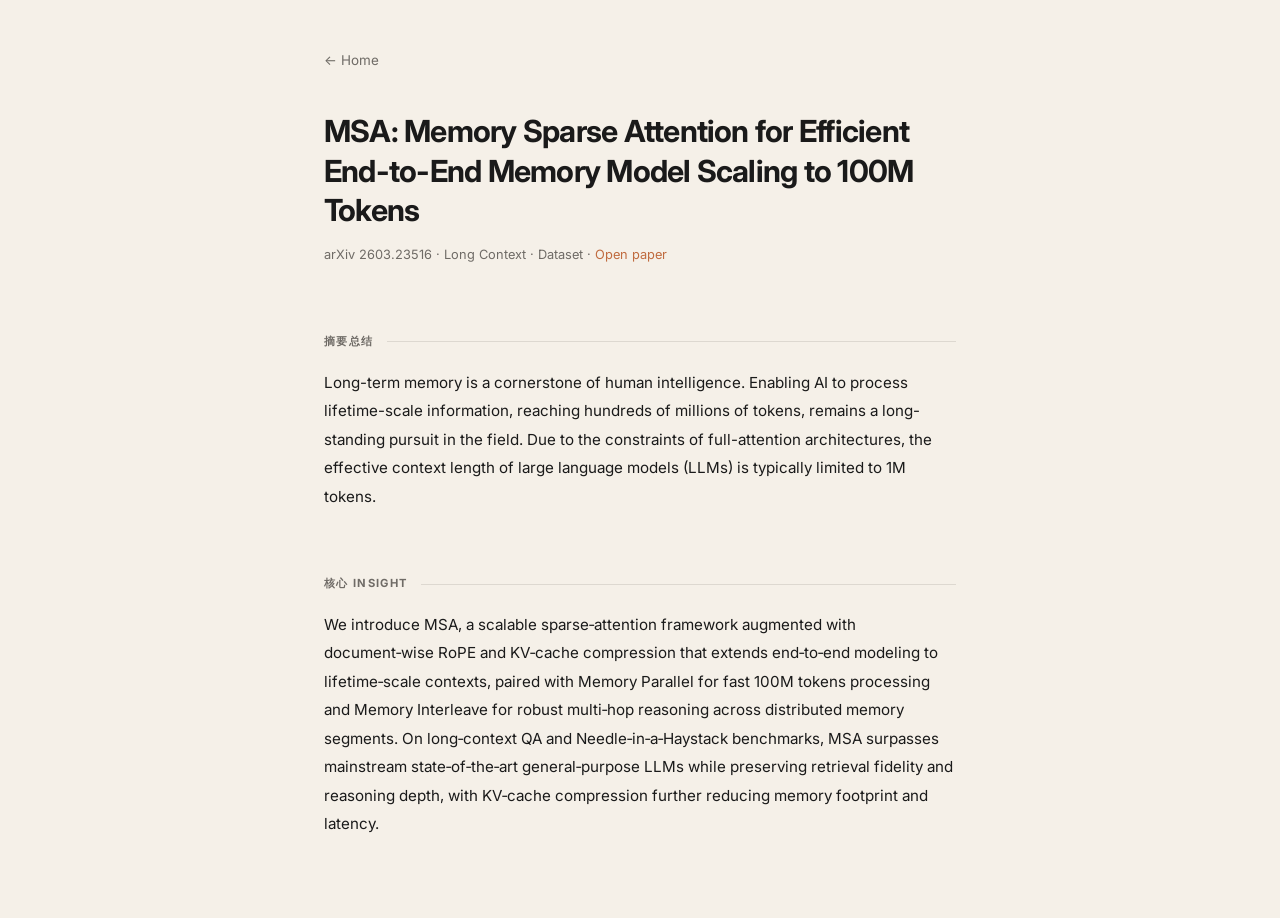
<file: docs/papers/msa-memory-sparse-attention-for-efficient-end-to-end-memory-model-scaling-to-100m-tokens.html>
<!doctype html>
<html lang="zh-Hans">
  <head>
    <meta charset="utf-8">
    <meta name="viewport" content="width=device-width, initial-scale=1">
    <title>MSA: Memory Sparse Attention for Efficient End-to-End Memory Model Scaling to 100M Tokens</title>
    <meta name="description" content="Long-term memory is a cornerstone of human intelligence. Enabling AI to process lifetime-scale information, reaching hundreds of millions of tokens, remains a long-standing pursuit">
    <link rel="preconnect" href="https://fonts.googleapis.com">
    <link rel="preconnect" href="https://fonts.gstatic.com" crossorigin>
    <link href="https://fonts.googleapis.com/css2?family=Inter:wght@400;500;600;700&display=swap" rel="stylesheet">
    <link rel="stylesheet" href="../styles.css">
  </head>
  <body>
    
    <div class="container">
      <nav class="back-nav">
        <a href="../index.html">&larr; Home</a>
      </nav>
      <article class="note">
        <header>
          <h1>MSA: Memory Sparse Attention for Efficient End-to-End Memory Model Scaling to 100M Tokens</h1>
          <p class="paper-meta">arXiv 2603.23516 · Long Context · Dataset · <a href="https://www.arxiv.org/src/2603.23516">Open paper</a></p>
        </header>
        <section>
          <h2>摘要总结</h2>
          <p>Long-term memory is a cornerstone of human intelligence. Enabling AI to process lifetime-scale information, reaching hundreds of millions of tokens, remains a long-standing pursuit in the field. Due to the constraints of full-attention architectures, the effective context length of large language models (LLMs) is typically limited to 1M tokens.</p>
        </section>
        <section>
          <h2>核心 Insight</h2>
          <p>We introduce MSA, a scalable sparse‑attention framework augmented with document‑wise RoPE and KV‑cache compression that extends end‑to‑end modeling to lifetime‑scale contexts, paired with Memory Parallel for fast 100M tokens processing and Memory Interleave for robust multi‑hop reasoning across distributed memory segments. On long‑context QA and Needle‑in‑a‑Haystack benchmarks, MSA surpasses mainstream state‑of‑the‑art general‑purpose LLMs while preserving retrieval fidelity and reasoning depth, with KV‑cache compression further reducing memory footprint and latency.</p>
        </section>
      </article>
    </div>
    
    <script src="../app.js"></script>
  </body>
</html>
</file>
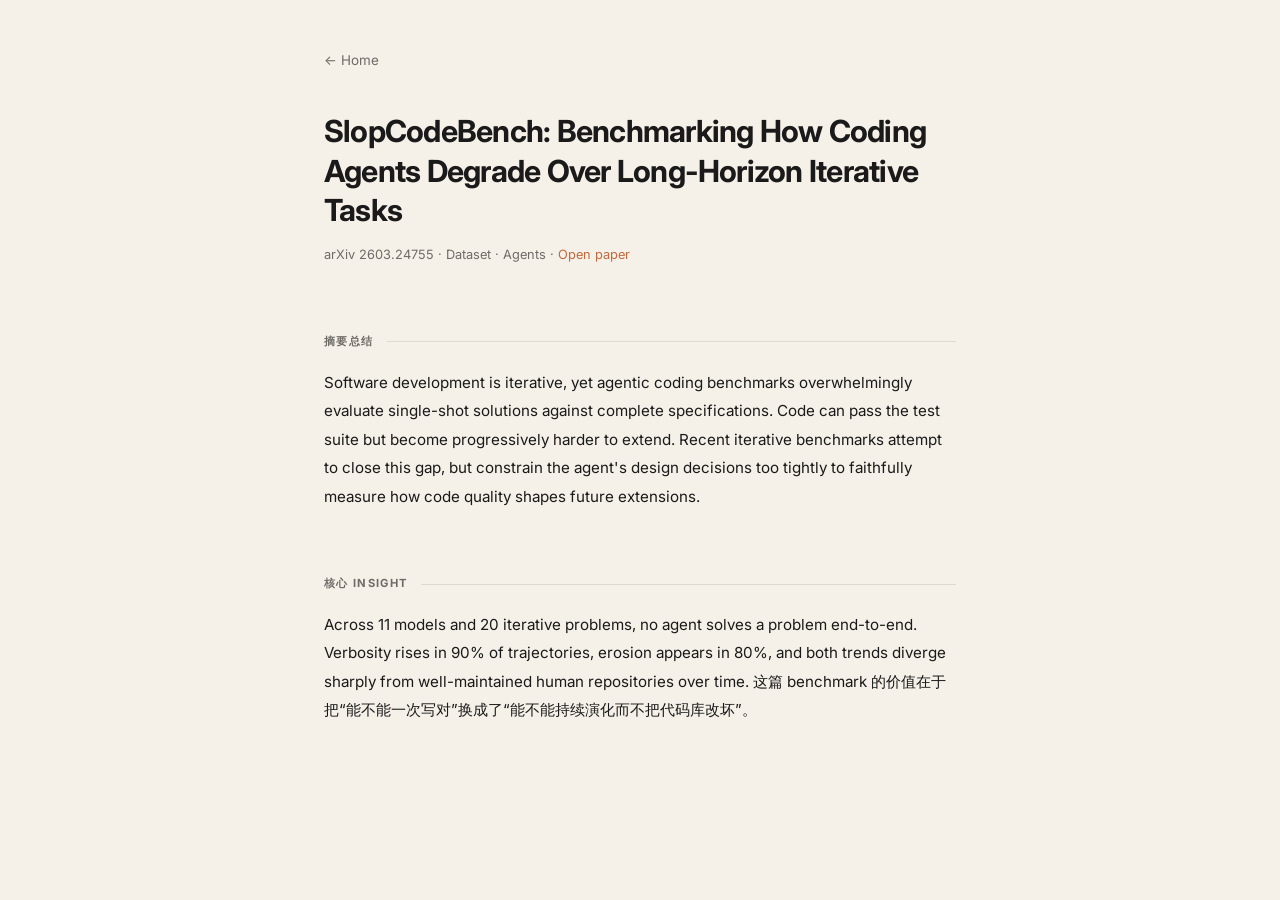
<file: docs/papers/slopcodebench-benchmarking-how-coding-agents-degrade-over-long-horizon-iterative-tasks.html>
<!doctype html>
<html lang="zh-Hans">
  <head>
    <meta charset="utf-8">
    <meta name="viewport" content="width=device-width, initial-scale=1">
    <title>SlopCodeBench: Benchmarking How Coding Agents Degrade Over Long-Horizon Iterative Tasks</title>
    <meta name="description" content="Software development is iterative, yet agentic coding benchmarks overwhelmingly evaluate single-shot solutions against complete specifications. Code can pass the test suite but bec">
    <link rel="preconnect" href="https://fonts.googleapis.com">
    <link rel="preconnect" href="https://fonts.gstatic.com" crossorigin>
    <link href="https://fonts.googleapis.com/css2?family=Inter:wght@400;500;600;700&display=swap" rel="stylesheet">
    <link rel="stylesheet" href="../styles.css">
  </head>
  <body>
    
    <div class="container">
      <nav class="back-nav">
        <a href="../index.html">&larr; Home</a>
      </nav>
      <article class="note">
        <header>
          <h1>SlopCodeBench: Benchmarking How Coding Agents Degrade Over Long-Horizon Iterative Tasks</h1>
          <p class="paper-meta">arXiv 2603.24755 · Dataset · Agents · <a href="https://www.arxiv.org/src/2603.24755">Open paper</a></p>
        </header>
        <section>
          <h2>摘要总结</h2>
          <p>Software development is iterative, yet agentic coding benchmarks overwhelmingly evaluate single-shot solutions against complete specifications. Code can pass the test suite but become progressively harder to extend. Recent iterative benchmarks attempt to close this gap, but constrain the agent's design decisions too tightly to faithfully measure how code quality shapes future extensions.</p>
        </section>
        <section>
          <h2>核心 Insight</h2>
          <p>Across 11 models and 20 iterative problems, no agent solves a problem end-to-end. Verbosity rises in 90% of trajectories, erosion appears in 80%, and both trends diverge sharply from well-maintained human repositories over time. 这篇 benchmark 的价值在于把“能不能一次写对”换成了“能不能持续演化而不把代码库改坏”。</p>
        </section>
      </article>
    </div>
    
    <script src="../app.js"></script>
  </body>
</html>
</file>
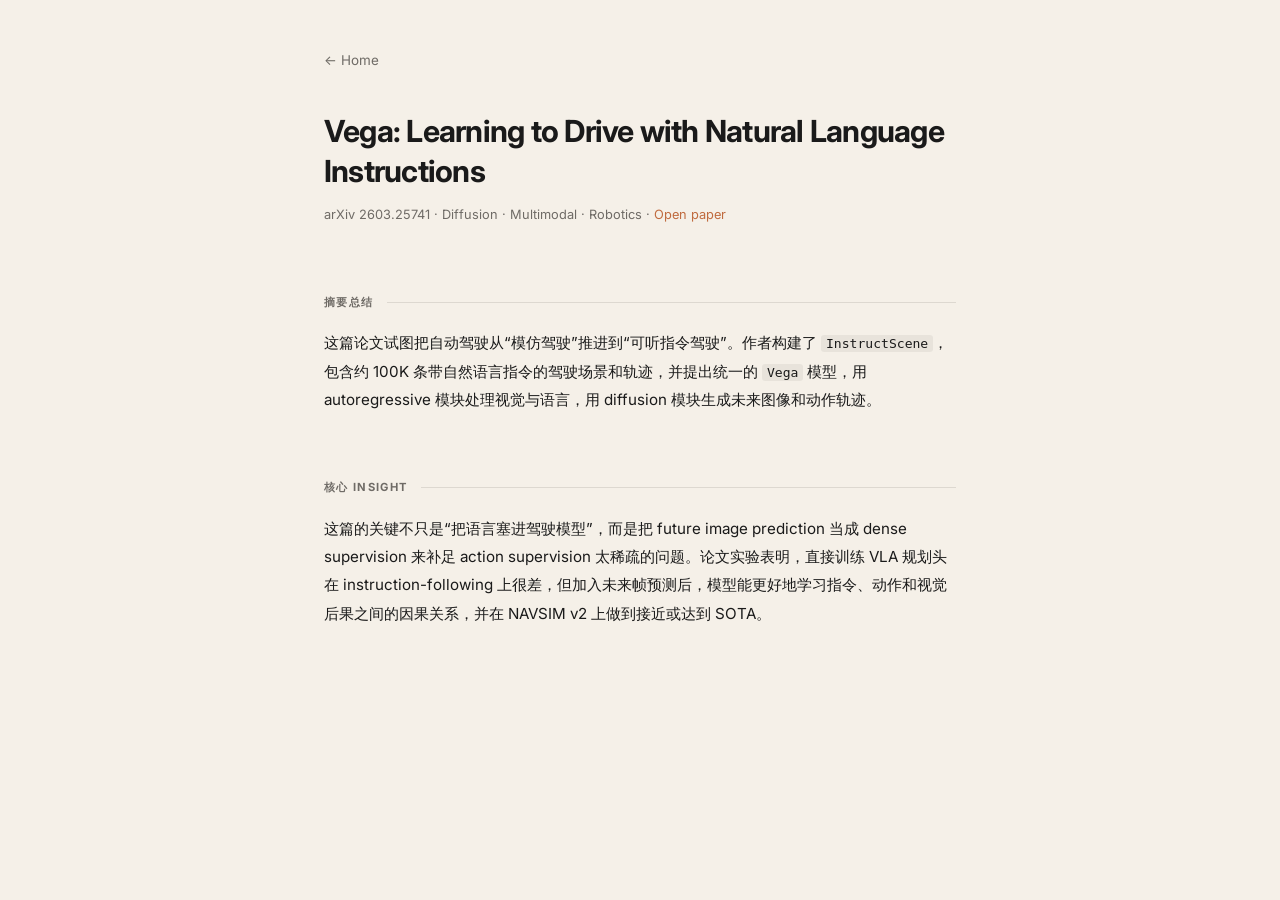
<file: docs/papers/vega-learning-to-drive-with-natural-language-instructions.html>
<!doctype html>
<html lang="zh-Hans">
  <head>
    <meta charset="utf-8">
    <meta name="viewport" content="width=device-width, initial-scale=1">
    <title>Vega: Learning to Drive with Natural Language Instructions</title>
    <meta name="description" content="这篇论文试图把自动驾驶从“模仿驾驶”推进到“可听指令驾驶”。作者构建了 `InstructScene`，包含约 100K 条带自然语言指令的驾驶场景和轨迹，并提出统一的 `Vega` 模型，用 autoregressive 模块处理视觉与语言，用 diffusion 模块生成未来图像和动作轨迹。">
    <link rel="preconnect" href="https://fonts.googleapis.com">
    <link rel="preconnect" href="https://fonts.gstatic.com" crossorigin>
    <link href="https://fonts.googleapis.com/css2?family=Inter:wght@400;500;600;700&display=swap" rel="stylesheet">
    <link rel="stylesheet" href="../styles.css">
  </head>
  <body>
    
    <div class="container">
      <nav class="back-nav">
        <a href="../index.html">&larr; Home</a>
      </nav>
      <article class="note">
        <header>
          <h1>Vega: Learning to Drive with Natural Language Instructions</h1>
          <p class="paper-meta">arXiv 2603.25741 · Diffusion · Multimodal · Robotics · <a href="https://www.arxiv.org/src/2603.25741">Open paper</a></p>
        </header>
        <section>
          <h2>摘要总结</h2>
          <p>这篇论文试图把自动驾驶从“模仿驾驶”推进到“可听指令驾驶”。作者构建了 <code>InstructScene</code>，包含约 100K 条带自然语言指令的驾驶场景和轨迹，并提出统一的 <code>Vega</code> 模型，用 autoregressive 模块处理视觉与语言，用 diffusion 模块生成未来图像和动作轨迹。</p>
        </section>
        <section>
          <h2>核心 Insight</h2>
          <p>这篇的关键不只是“把语言塞进驾驶模型”，而是把 future image prediction 当成 dense supervision 来补足 action supervision 太稀疏的问题。论文实验表明，直接训练 VLA 规划头在 instruction-following 上很差，但加入未来帧预测后，模型能更好地学习指令、动作和视觉后果之间的因果关系，并在 NAVSIM v2 上做到接近或达到 SOTA。</p>
        </section>
      </article>
    </div>
    
    <script src="../app.js"></script>
  </body>
</html>
</file>
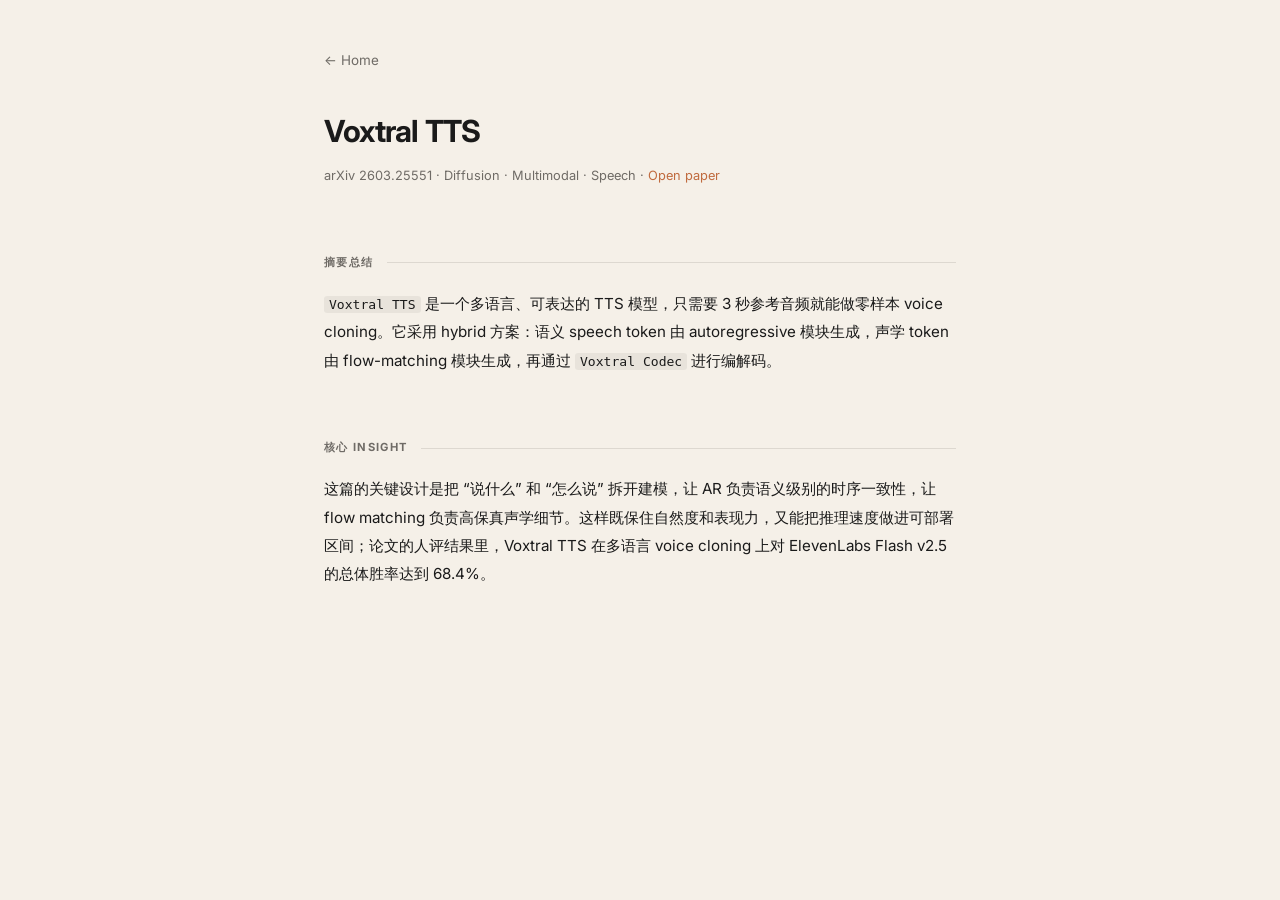
<file: docs/papers/voxtral-tts.html>
<!doctype html>
<html lang="zh-Hans">
  <head>
    <meta charset="utf-8">
    <meta name="viewport" content="width=device-width, initial-scale=1">
    <title>Voxtral TTS</title>
    <meta name="description" content="`Voxtral TTS` 是一个多语言、可表达的 TTS 模型，只需要 3 秒参考音频就能做零样本 voice cloning。它采用 hybrid 方案：语义 speech token 由 autoregressive 模块生成，声学 token 由 flow-matching 模块生成，再通过 `Voxtral Codec` 进行编解码。">
    <link rel="preconnect" href="https://fonts.googleapis.com">
    <link rel="preconnect" href="https://fonts.gstatic.com" crossorigin>
    <link href="https://fonts.googleapis.com/css2?family=Inter:wght@400;500;600;700&display=swap" rel="stylesheet">
    <link rel="stylesheet" href="../styles.css">
  </head>
  <body>
    
    <div class="container">
      <nav class="back-nav">
        <a href="../index.html">&larr; Home</a>
      </nav>
      <article class="note">
        <header>
          <h1>Voxtral TTS</h1>
          <p class="paper-meta">arXiv 2603.25551 · Diffusion · Multimodal · Speech · <a href="https://www.arxiv.org/src/2603.25551">Open paper</a></p>
        </header>
        <section>
          <h2>摘要总结</h2>
          <p><code>Voxtral TTS</code> 是一个多语言、可表达的 TTS 模型，只需要 3 秒参考音频就能做零样本 voice cloning。它采用 hybrid 方案：语义 speech token 由 autoregressive 模块生成，声学 token 由 flow-matching 模块生成，再通过 <code>Voxtral Codec</code> 进行编解码。</p>
        </section>
        <section>
          <h2>核心 Insight</h2>
          <p>这篇的关键设计是把 “说什么” 和 “怎么说” 拆开建模，让 AR 负责语义级别的时序一致性，让 flow matching 负责高保真声学细节。这样既保住自然度和表现力，又能把推理速度做进可部署区间；论文的人评结果里，Voxtral TTS 在多语言 voice cloning 上对 ElevenLabs Flash v2.5 的总体胜率达到 68.4%。</p>
        </section>
      </article>
    </div>
    
    <script src="../app.js"></script>
  </body>
</html>
</file>
<file: docs/styles.css>
:root {
  --bg: #f5f0e8;
  --ink: #1a1a1a;
  --secondary: #6f6b66;
  --border: #ddd8d0;
  --accent: #c06b3f;
  --accent-soft: rgba(192, 107, 63, 0.09);
  --font: "Inter", -apple-system, "PingFang SC", "Noto Sans SC", system-ui, sans-serif;
}

* { box-sizing: border-box; }

html {
  min-height: 100%;
  background: var(--bg);
  -webkit-font-smoothing: antialiased;
  -moz-osx-font-smoothing: grayscale;
}

body {
  margin: 0;
  color: var(--ink);
  background: var(--bg);
  font-family: var(--font);
  font-size: 15px;
  line-height: 1.6;
  font-feature-settings: "kern" 1, "liga" 1;
}

a { color: inherit; }
[hidden] { display: none !important; }

/* ── Scrollbar ── */

::-webkit-scrollbar { width: 5px; }
::-webkit-scrollbar-track { background: transparent; }
::-webkit-scrollbar-thumb { background: var(--border); border-radius: 3px; }
::-webkit-scrollbar-thumb:hover { background: var(--secondary); }

/* ── Layout ── */

.container {
  max-width: 680px;
  margin: 0 auto;
  padding: 48px 24px 80px;
}

/* ── Site header ── */

.site-header {
  margin-bottom: 36px;
  padding-bottom: 24px;
  border-bottom: 1.5px solid var(--ink);
}

.site-header h1 {
  font-size: 1rem;
  font-weight: 700;
  margin: 0;
  letter-spacing: 0.02em;
  text-transform: uppercase;
}

.site-header .subtitle {
  color: var(--secondary);
  font-size: 0.82rem;
  margin: 5px 0 0;
}

/* ── Search & filter ── */

.search-bar {
  display: flex;
  gap: 8px;
  margin-bottom: 12px;
}

.search-bar input {
  flex: 1;
  min-width: 0;
  padding: 9px 12px 9px 34px;
  border: 1px solid var(--border);
  border-radius: 8px;
  background: rgba(255, 255, 255, 0.5)
    url("data:image/svg+xml,%3Csvg xmlns='http://www.w3.org/2000/svg' width='14' height='14' viewBox='0 0 24 24' fill='none' stroke='%236f6b66' stroke-width='2.5' stroke-linecap='round' stroke-linejoin='round'%3E%3Ccircle cx='11' cy='11' r='7'/%3E%3Cpath d='m21 21-4.35-4.35'/%3E%3C/svg%3E")
    no-repeat 11px center;
  font: inherit;
  font-size: 0.88rem;
  color: var(--ink);
  outline: none;
  transition: border-color 0.15s, box-shadow 0.15s;
}

.search-bar input:focus {
  border-color: var(--accent);
  box-shadow: 0 0 0 3px var(--accent-soft);
}

.filter-toggle {
  padding: 9px 14px;
  border: 1px solid var(--border);
  border-radius: 8px;
  background: transparent;
  font: inherit;
  font-size: 0.82rem;
  color: var(--secondary);
  cursor: pointer;
  white-space: nowrap;
  transition: all 0.15s;
}

.filter-toggle.is-active {
  background: var(--ink);
  color: var(--bg);
  border-color: var(--ink);
}

.topic-filter-row {
  display: flex;
  flex-wrap: wrap;
  gap: 6px;
  margin-bottom: 36px;
}

.topic-pill {
  padding: 4px 11px;
  border: 1px solid var(--border);
  border-radius: 999px;
  background: transparent;
  font: inherit;
  font-size: 0.76rem;
  color: var(--secondary);
  cursor: pointer;
  transition: all 0.15s;
}

.topic-pill:hover {
  border-color: var(--secondary);
  color: var(--ink);
}

.topic-pill.is-active {
  background: var(--ink);
  color: var(--bg);
  border-color: var(--ink);
}

/* ── Paper list ── */

.paper-card {
  padding: 28px 0;
  border-top: 1px solid var(--border);
}

.paper-card:last-child {
  border-bottom: 1px solid var(--border);
}

.paper-head {
  display: flex;
  align-items: center;
  justify-content: space-between;
  gap: 8px;
  margin-bottom: 9px;
}

.paper-meta {
  font-size: 0.77rem;
  color: var(--secondary);
}

/* Preferred badge */
.preferred-mark {
  display: inline-flex;
  align-items: center;
  gap: 4px;
  padding: 2px 8px 2px 6px;
  border-radius: 999px;
  background: var(--accent-soft);
  color: var(--accent);
  font-size: 0.68rem;
  font-weight: 600;
  text-transform: uppercase;
  letter-spacing: 0.06em;
  flex-shrink: 0;
}

.preferred-mark::before {
  content: '';
  display: block;
  width: 5px;
  height: 5px;
  border-radius: 50%;
  background: var(--accent);
}

.paper-card h2 {
  font-size: 1.12rem;
  font-weight: 600;
  margin: 0 0 11px;
  line-height: 1.4;
  letter-spacing: -0.01em;
}

.paper-card h2 a {
  text-decoration: none;
  transition: color 0.15s;
}

.paper-card h2 a:hover {
  color: var(--accent);
}

.summary {
  font-size: 0.91rem;
  line-height: 1.8;
  color: var(--secondary);
  margin: 0 0 12px;
}

/* Insight as editorial pull-quote */
.insight {
  font-size: 0.91rem;
  line-height: 1.8;
  padding-left: 14px;
  border-left: 2px solid var(--border);
  color: var(--secondary);
  margin: 0;
}

.insight strong {
  font-size: 0.72rem;
  font-weight: 700;
  text-transform: uppercase;
  letter-spacing: 0.06em;
  color: var(--accent);
}

/* ── Code ── */

code {
  font-family: "SFMono-Regular", "Menlo", monospace;
  font-size: 0.86em;
  background: rgba(0, 0, 0, 0.055);
  border-radius: 3px;
  padding: 1px 5px;
}

/* ── Empty state ── */

.empty-state {
  padding: 24px 0;
  color: var(--secondary);
  font-size: 0.9rem;
  text-align: center;
}

/* ── Footer ── */

.site-footer {
  margin-top: 56px;
  padding-top: 36px;
  border-top: 1px solid var(--border);
  display: grid;
  grid-template-columns: auto 1fr;
  gap: 48px;
}

.footer-section h3 {
  font-size: 0.68rem;
  font-weight: 700;
  text-transform: uppercase;
  letter-spacing: 0.12em;
  color: var(--secondary);
  margin: 0 0 14px;
}

.footer-section ul {
  list-style: none;
  padding: 0;
  margin: 0;
}

.footer-section li {
  padding: 5px 0;
  font-size: 0.87rem;
  line-height: 1.5;
}

.footer-section li a {
  text-decoration: none;
}

.footer-section li a:hover {
  color: var(--accent);
}

.footer-section .meta {
  font-size: 0.75rem;
  color: var(--secondary);
  margin-left: 4px;
}

/* ── Back navigation ── */

.back-nav {
  margin-bottom: 40px;
}

.back-nav a {
  display: inline-flex;
  align-items: center;
  gap: 5px;
  font-size: 0.84rem;
  color: var(--secondary);
  text-decoration: none;
  transition: color 0.15s, gap 0.15s;
}

.back-nav a:hover {
  color: var(--ink);
  gap: 8px;
}

/* ── Note page ── */

.note header {
  margin-bottom: 40px;
}

.note h1 {
  font-size: clamp(1.45rem, 4vw, 1.9rem);
  font-weight: 700;
  line-height: 1.3;
  letter-spacing: -0.025em;
  margin: 0 0 14px;
}

.note header .paper-meta {
  font-size: 0.8rem;
}

.note header .paper-meta a {
  color: var(--accent);
  text-decoration: none;
}

.note header .paper-meta a:hover {
  text-decoration: underline;
}

.note section {
  margin-top: 36px;
  padding-top: 28px;
}

/* Section label with extending line */
.note section h2 {
  display: flex;
  align-items: center;
  gap: 14px;
  font-size: 0.7rem;
  font-weight: 700;
  text-transform: uppercase;
  letter-spacing: 0.12em;
  color: var(--secondary);
  margin: 0 0 18px;
  white-space: nowrap;
}

.note section h2::after {
  content: '';
  flex: 1;
  height: 1px;
  background: var(--border);
}

.note section p {
  font-size: 0.95rem;
  line-height: 1.87;
  margin: 0;
}

.note section p + p {
  margin-top: 14px;
}

/* ── Digest page ── */

.digest-header {
  margin-bottom: 12px;
}

.digest-header h1 {
  font-size: 1.2rem;
  font-weight: 700;
  margin: 0 0 14px;
  letter-spacing: -0.01em;
}

.highlights {
  padding-left: 18px;
  margin: 0;
  color: var(--secondary);
  font-size: 0.89rem;
  line-height: 1.75;
}

.highlights li + li {
  margin-top: 6px;
}

/* ── Responsive ── */

@media (max-width: 600px) {
  .container {
    padding: 28px 18px 56px;
  }

  .site-footer {
    grid-template-columns: 1fr;
    gap: 28px;
  }

  .search-bar {
    flex-direction: column;
  }
}
</file>
